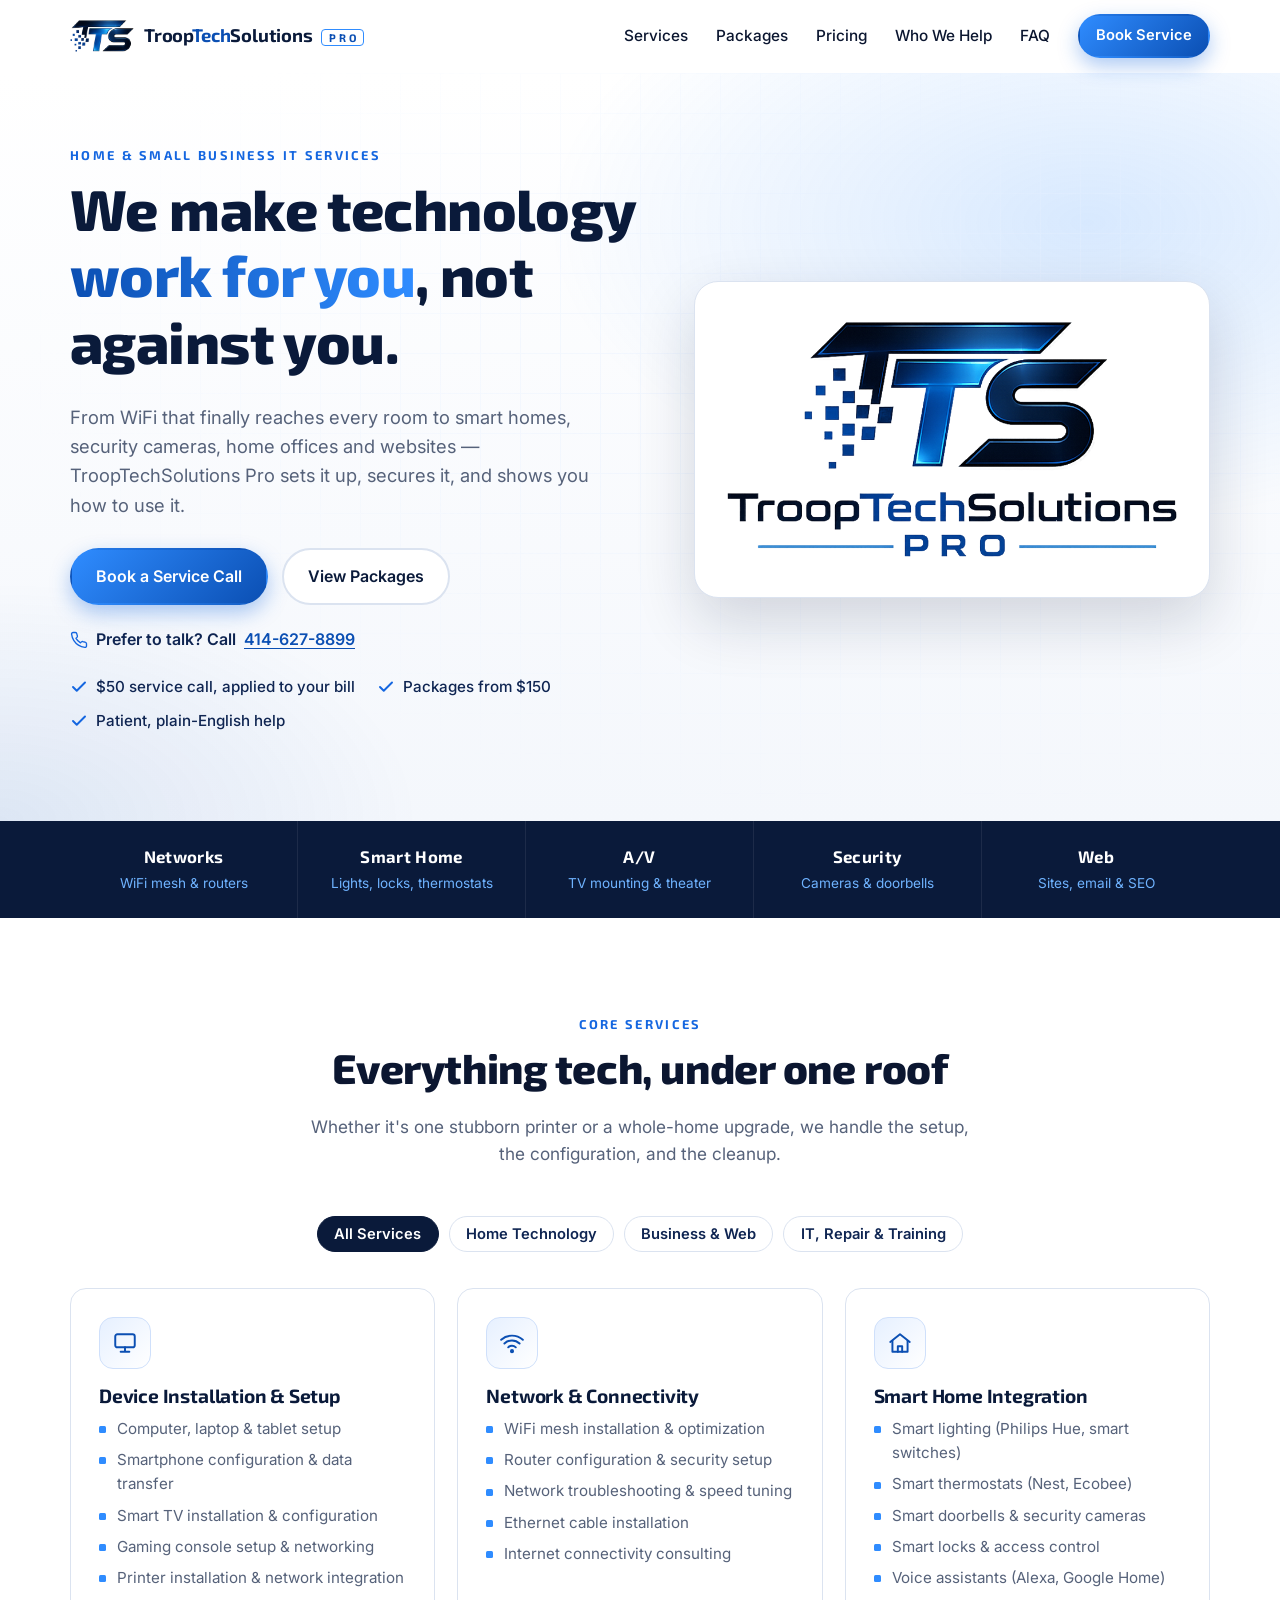
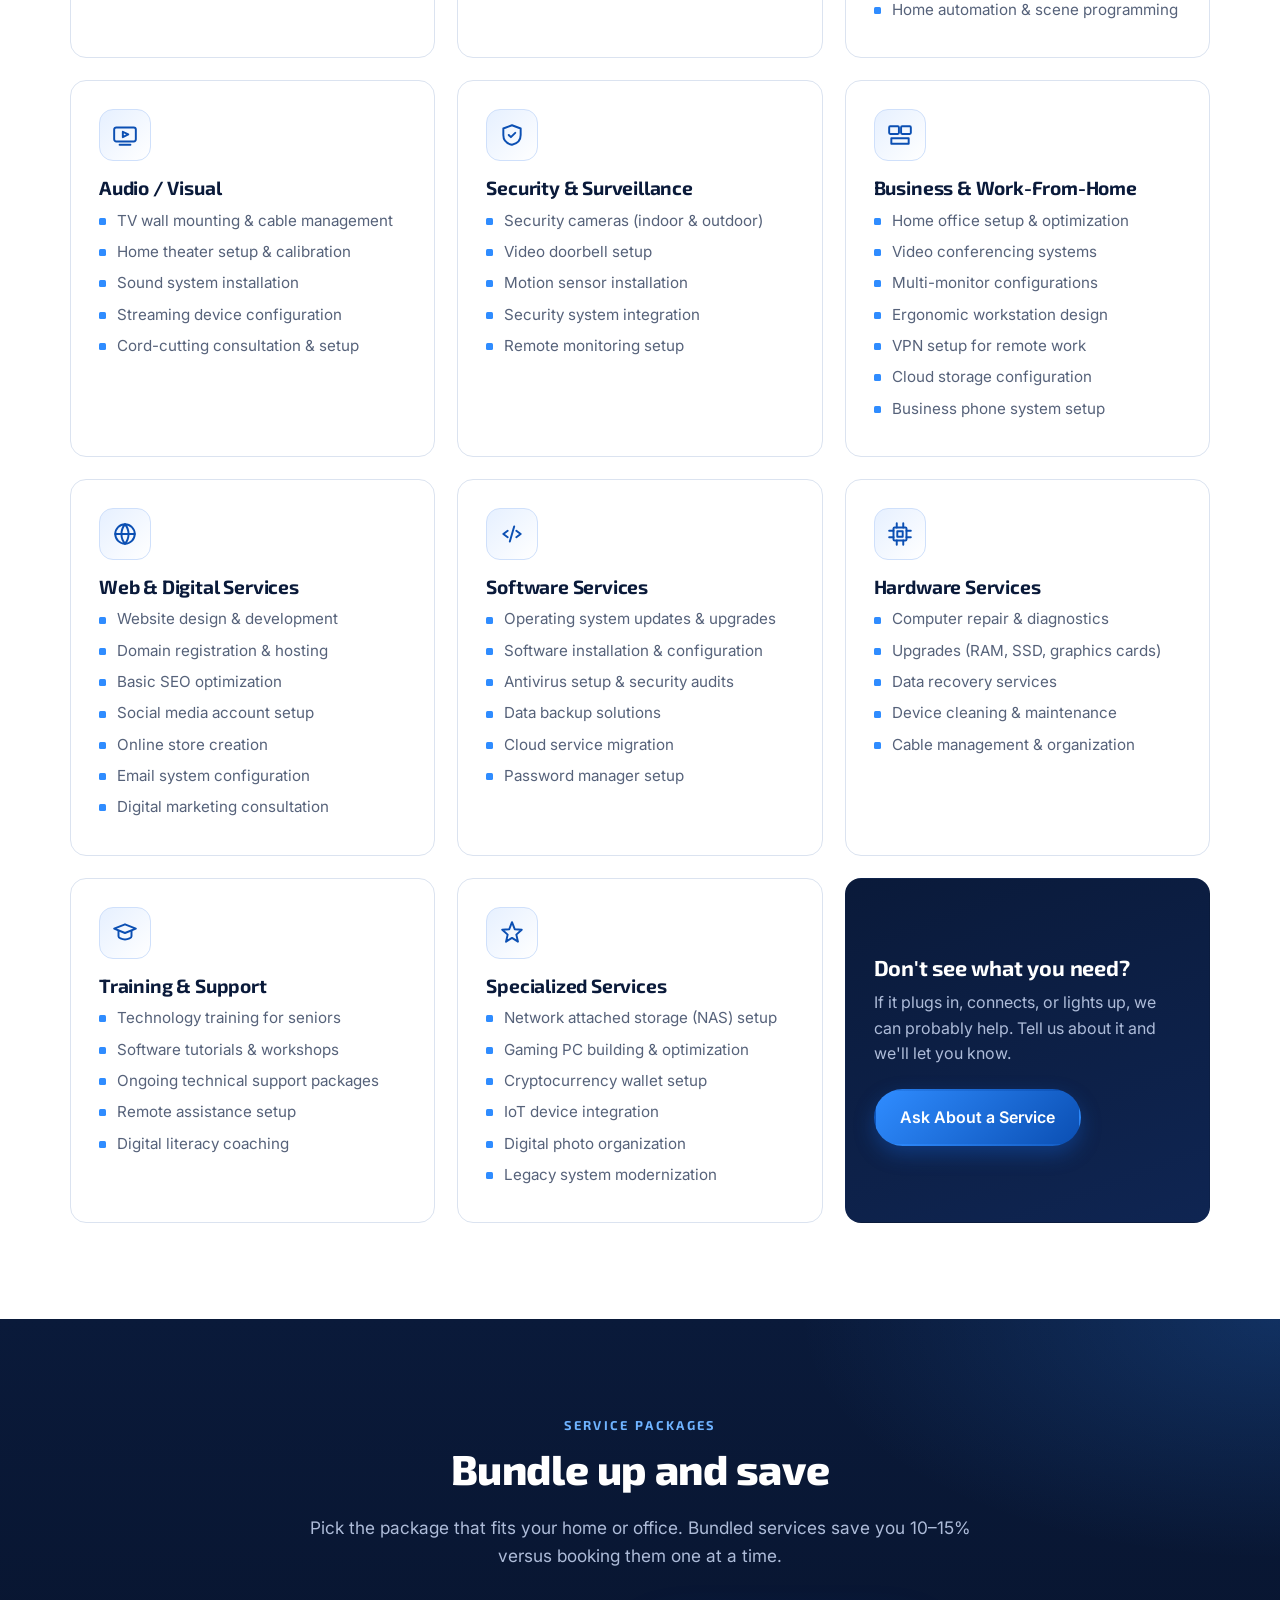
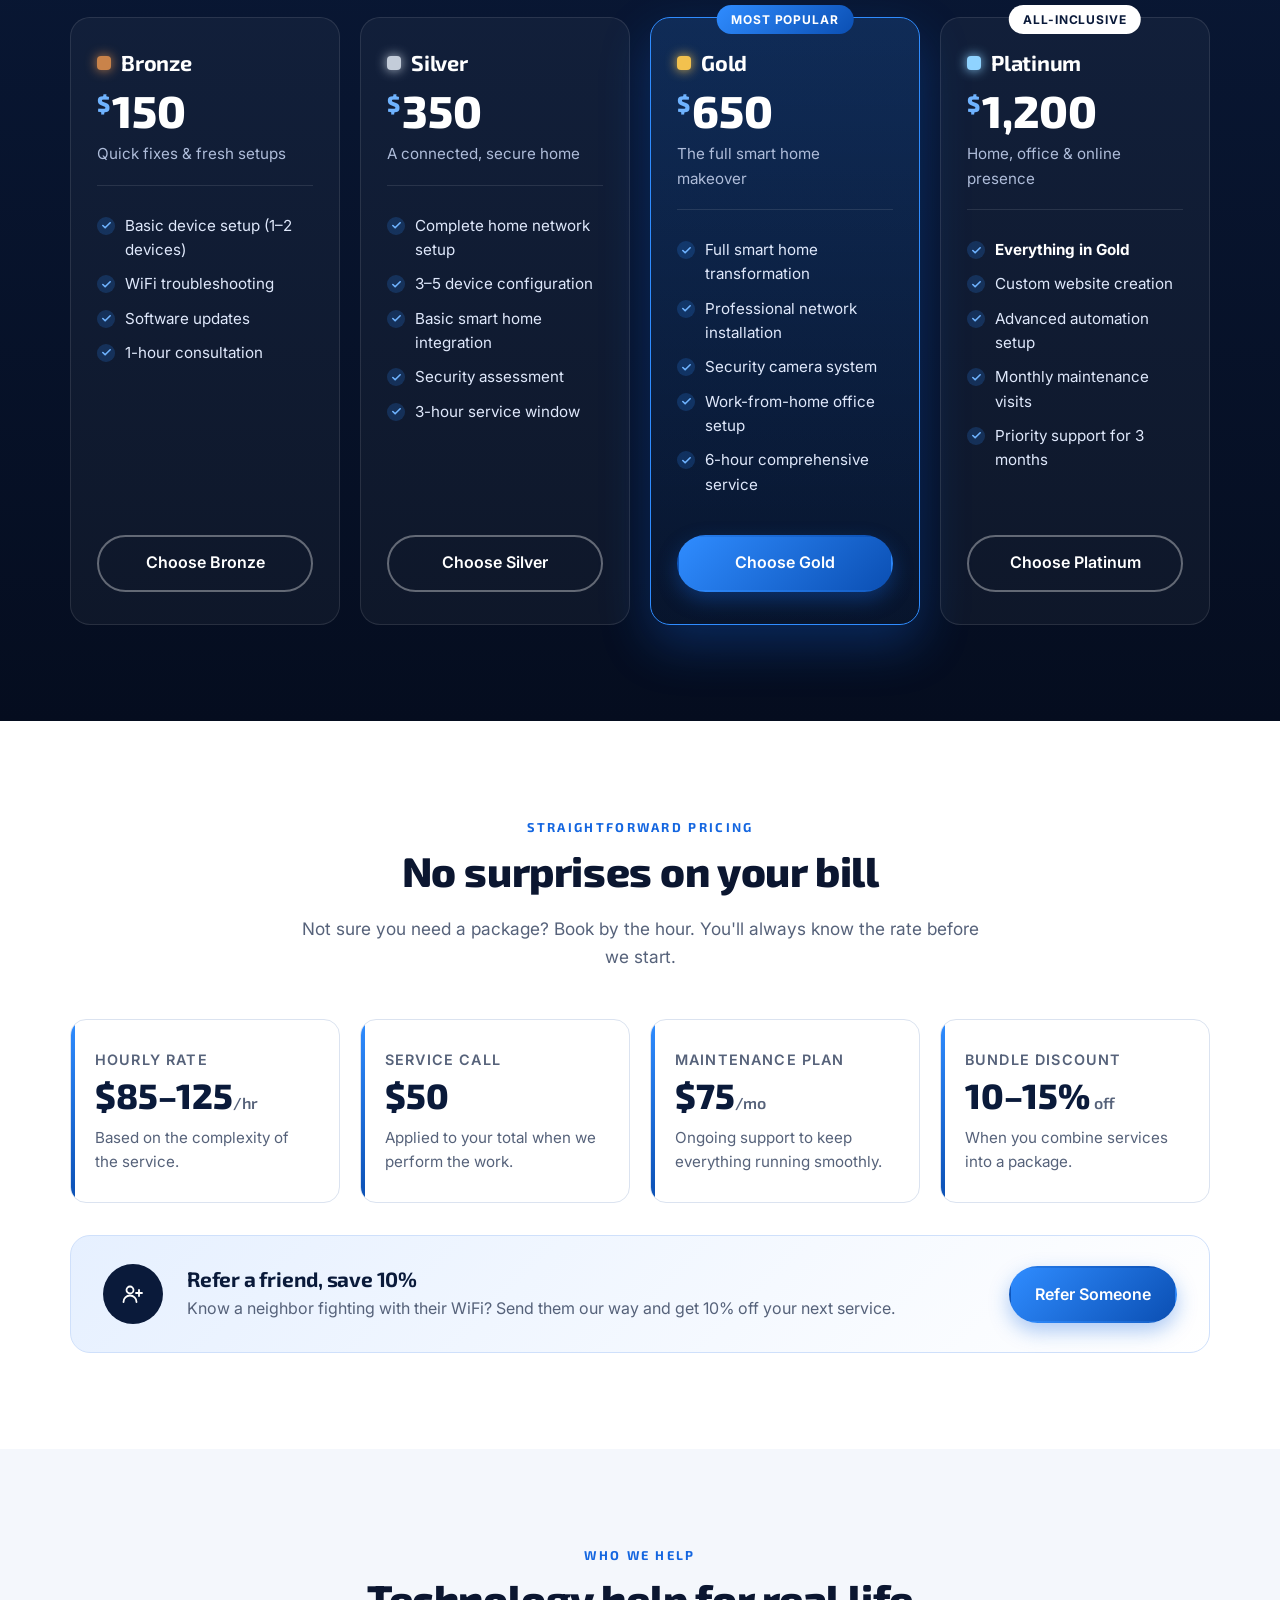
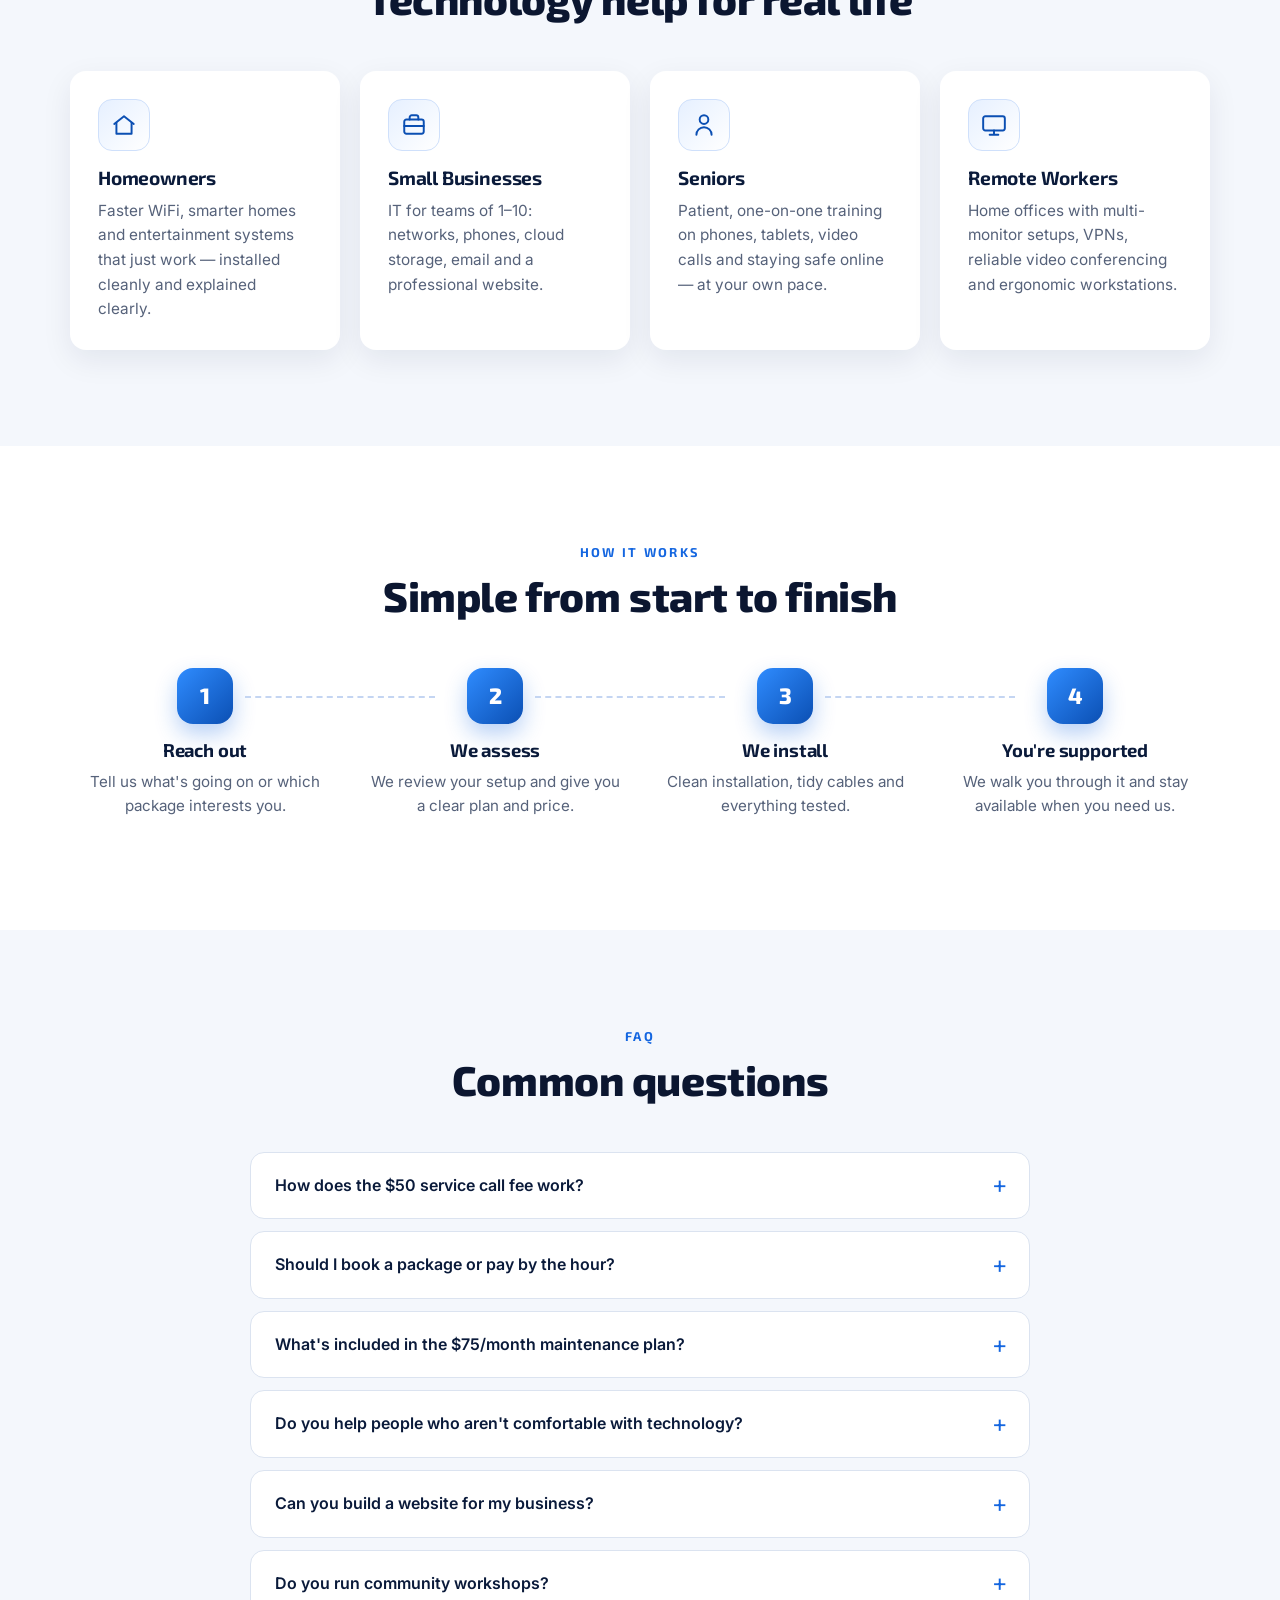
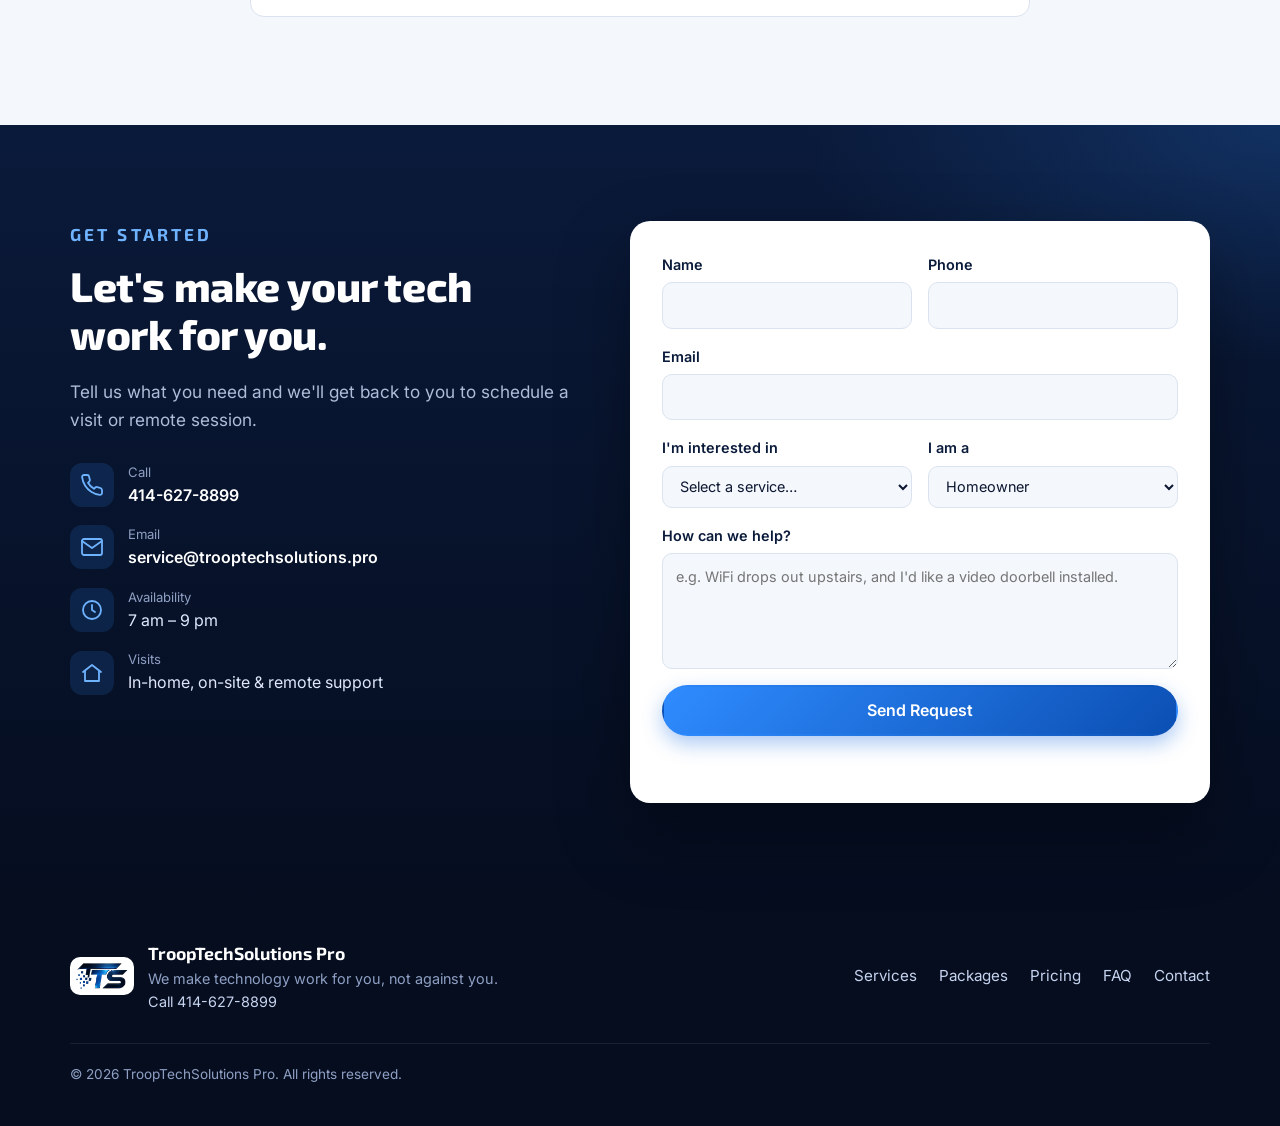
<file: index.html>
<!DOCTYPE html>
<html lang="en">
<head>
  <meta charset="UTF-8">
  <meta name="viewport" content="width=device-width, initial-scale=1.0">
  <title>TroopTechSolutions Pro | Home &amp; Small Business IT Services</title>
  <meta name="description" content="TroopTechSolutions Pro makes technology work for you, not against you. Device setup, WiFi and networking, smart home, TV mounting, security cameras, home office, websites, repair and friendly tech training.">
  <meta property="og:title" content="TroopTechSolutions Pro">
  <meta property="og:description" content="Complete IT services for homes and small businesses. We make technology work for you, not against you.">
  <meta property="og:image" content="https://trooptechsolutions.pro/assets/logo-full.png">
  <meta property="og:url" content="https://trooptechsolutions.pro/">
  <link rel="canonical" href="https://trooptechsolutions.pro/">
  <meta name="theme-color" content="#0a1a3a">
  <link rel="icon" type="image/png" href="assets/favicon.png">
  <link rel="preconnect" href="https://fonts.googleapis.com">
  <link rel="preconnect" href="https://fonts.gstatic.com" crossorigin>
  <link href="https://fonts.googleapis.com/css2?family=Exo+2:wght@600;700;800&family=Inter:wght@400;500;600;700&display=swap" rel="stylesheet">
  <link rel="stylesheet" href="styles.css">
  <script type="application/ld+json">
  {
    "@context": "https://schema.org",
    "@type": "LocalBusiness",
    "name": "TroopTechSolutions Pro",
    "description": "Home and small business IT services: device setup, WiFi and networking, smart home, TV mounting, security cameras, home office setup, websites, computer repair and technology training.",
    "url": "https://trooptechsolutions.pro/",
    "logo": "https://trooptechsolutions.pro/assets/logo-full.png",
    "image": "https://trooptechsolutions.pro/assets/logo-full.png",
    "telephone": "+1-414-627-8899",
    "email": "service@trooptechsolutions.pro",
    "priceRange": "$$",
    "openingHoursSpecification": [{
      "@type": "OpeningHoursSpecification",
      "dayOfWeek": ["Monday", "Tuesday", "Wednesday", "Thursday", "Friday", "Saturday", "Sunday"],
      "opens": "07:00",
      "closes": "21:00"
    }]
  }
  </script>
</head>
<body>

  <!-- ============ HEADER ============ -->
  <header class="site-header" id="top">
    <div class="container header-inner">
      <a href="#top" class="brand" aria-label="TroopTechSolutions Pro home">
        <img src="assets/logo-mark.png" alt="" class="brand-mark" width="80" height="40">
        <span class="brand-text">Troop<span class="accent">Tech</span>Solutions <span class="brand-pro">PRO</span></span>
      </a>
      <button class="nav-toggle" aria-label="Open menu" aria-expanded="false" aria-controls="site-nav">
        <span></span><span></span><span></span>
      </button>
      <nav class="site-nav" id="site-nav">
        <a href="#services">Services</a>
        <a href="#packages">Packages</a>
        <a href="#pricing">Pricing</a>
        <a href="#who">Who We Help</a>
        <a href="#faq">FAQ</a>
        <a href="#contact" class="btn btn-primary btn-sm">Book Service</a>
      </nav>
    </div>
  </header>

  <main>
    <!-- ============ HERO ============ -->
    <section class="hero">
      <div class="pixels" aria-hidden="true"></div>
      <div class="container hero-inner">
        <div class="hero-copy">
          <p class="eyebrow">Home &amp; Small Business IT Services</p>
          <h1>We make technology <span class="gradient-text">work for you</span>, not against you.</h1>
          <p class="lead">From WiFi that finally reaches every room to smart homes, security cameras, home offices and websites &mdash; TroopTechSolutions Pro sets it up, secures it, and shows you how to use it.</p>
          <div class="hero-actions">
            <a href="#contact" class="btn btn-primary">Book a Service Call</a>
            <a href="#packages" class="btn btn-ghost">View Packages</a>
          </div>
          <a class="hero-call" data-phone hidden><svg viewBox="0 0 24 24"><path d="M22 16.9v3a2 2 0 0 1-2.2 2 19.8 19.8 0 0 1-8.6-3.1 19.5 19.5 0 0 1-6-6A19.8 19.8 0 0 1 2.1 4.2 2 2 0 0 1 4.1 2h3a2 2 0 0 1 2 1.7c.1.9.4 1.8.7 2.7a2 2 0 0 1-.5 2.1L8 9.8a16 16 0 0 0 6 6l1.3-1.3a2 2 0 0 1 2.1-.4c.9.3 1.8.6 2.7.7a2 2 0 0 1 1.7 2z"/></svg>Prefer to talk? Call <span></span></a>
          <ul class="hero-points">
            <li><svg viewBox="0 0 24 24"><path d="M20 6 9 17l-5-5"/></svg>$50 service call, applied to your bill</li>
            <li><svg viewBox="0 0 24 24"><path d="M20 6 9 17l-5-5"/></svg>Packages from $150</li>
            <li><svg viewBox="0 0 24 24"><path d="M20 6 9 17l-5-5"/></svg>Patient, plain-English help</li>
          </ul>
        </div>
        <div class="hero-visual">
          <div class="logo-card">
            <img src="assets/logo-full.png" alt="TroopTechSolutions Pro logo" width="800" height="424">
          </div>
        </div>
      </div>
    </section>

    <!-- ============ QUICK STRIP ============ -->
    <section class="strip" aria-label="Service highlights">
      <div class="container strip-inner">
        <div><strong>Networks</strong><span>WiFi mesh &amp; routers</span></div>
        <div><strong>Smart Home</strong><span>Lights, locks, thermostats</span></div>
        <div><strong>A/V</strong><span>TV mounting &amp; theater</span></div>
        <div><strong>Security</strong><span>Cameras &amp; doorbells</span></div>
        <div><strong>Web</strong><span>Sites, email &amp; SEO</span></div>
      </div>
    </section>

    <!-- ============ SERVICES ============ -->
    <section class="section" id="services">
      <div class="container">
        <div class="section-head">
          <p class="eyebrow">Core Services</p>
          <h2>Everything tech, under one roof</h2>
          <p>Whether it's one stubborn printer or a whole-home upgrade, we handle the setup, the configuration, and the cleanup.</p>
        </div>

        <div class="filters" role="tablist" aria-label="Filter services">
          <button class="chip active" data-filter="all" role="tab" aria-selected="true">All Services</button>
          <button class="chip" data-filter="home" role="tab" aria-selected="false">Home Technology</button>
          <button class="chip" data-filter="business" role="tab" aria-selected="false">Business &amp; Web</button>
          <button class="chip" data-filter="it" role="tab" aria-selected="false">IT, Repair &amp; Training</button>
        </div>

        <div class="services-grid">
          <article class="service-card" data-cat="home">
            <div class="icon"><svg viewBox="0 0 24 24"><rect x="3" y="4" width="18" height="12" rx="2"/><path d="M8 20h8M12 16v4"/></svg></div>
            <h3>Device Installation &amp; Setup</h3>
            <ul>
              <li>Computer, laptop &amp; tablet setup</li>
              <li>Smartphone configuration &amp; data transfer</li>
              <li>Smart TV installation &amp; configuration</li>
              <li>Gaming console setup &amp; networking</li>
              <li>Printer installation &amp; network integration</li>
            </ul>
          </article>

          <article class="service-card" data-cat="home">
            <div class="icon"><svg viewBox="0 0 24 24"><path d="M2 9a15 15 0 0 1 20 0M5 12.5a10 10 0 0 1 14 0M8.5 16a5 5 0 0 1 7 0"/><circle cx="12" cy="19.5" r="1"/></svg></div>
            <h3>Network &amp; Connectivity</h3>
            <ul>
              <li>WiFi mesh installation &amp; optimization</li>
              <li>Router configuration &amp; security setup</li>
              <li>Network troubleshooting &amp; speed tuning</li>
              <li>Ethernet cable installation</li>
              <li>Internet connectivity consulting</li>
            </ul>
          </article>

          <article class="service-card" data-cat="home">
            <div class="icon"><svg viewBox="0 0 24 24"><path d="M3 11 12 4l9 7"/><path d="M5 10v10h14V10"/><path d="M10 20v-5h4v5"/></svg></div>
            <h3>Smart Home Integration</h3>
            <ul>
              <li>Smart lighting (Philips Hue, smart switches)</li>
              <li>Smart thermostats (Nest, Ecobee)</li>
              <li>Smart doorbells &amp; security cameras</li>
              <li>Smart locks &amp; access control</li>
              <li>Voice assistants (Alexa, Google Home)</li>
              <li>Home automation &amp; scene programming</li>
            </ul>
          </article>

          <article class="service-card" data-cat="home">
            <div class="icon"><svg viewBox="0 0 24 24"><rect x="2" y="5" width="20" height="13" rx="2"/><path d="M7 21h10"/><path d="m10 9 5 2.5-5 2.5z"/></svg></div>
            <h3>Audio / Visual</h3>
            <ul>
              <li>TV wall mounting &amp; cable management</li>
              <li>Home theater setup &amp; calibration</li>
              <li>Sound system installation</li>
              <li>Streaming device configuration</li>
              <li>Cord-cutting consultation &amp; setup</li>
            </ul>
          </article>

          <article class="service-card" data-cat="home">
            <div class="icon"><svg viewBox="0 0 24 24"><path d="M12 3 4 6v6c0 5 3.5 8 8 9 4.5-1 8-4 8-9V6z"/><path d="m9 12 2 2 4-4"/></svg></div>
            <h3>Security &amp; Surveillance</h3>
            <ul>
              <li>Security cameras (indoor &amp; outdoor)</li>
              <li>Video doorbell setup</li>
              <li>Motion sensor installation</li>
              <li>Security system integration</li>
              <li>Remote monitoring setup</li>
            </ul>
          </article>

          <article class="service-card" data-cat="business">
            <div class="icon"><svg viewBox="0 0 24 24"><rect x="2" y="4" width="9" height="7" rx="1"/><rect x="13" y="4" width="9" height="7" rx="1"/><path d="M4 15h16v5H4z"/></svg></div>
            <h3>Business &amp; Work-From-Home</h3>
            <ul>
              <li>Home office setup &amp; optimization</li>
              <li>Video conferencing systems</li>
              <li>Multi-monitor configurations</li>
              <li>Ergonomic workstation design</li>
              <li>VPN setup for remote work</li>
              <li>Cloud storage configuration</li>
              <li>Business phone system setup</li>
            </ul>
          </article>

          <article class="service-card" data-cat="business">
            <div class="icon"><svg viewBox="0 0 24 24"><circle cx="12" cy="12" r="9"/><path d="M3 12h18M12 3a14 14 0 0 1 0 18M12 3a14 14 0 0 0 0 18"/></svg></div>
            <h3>Web &amp; Digital Services</h3>
            <ul>
              <li>Website design &amp; development</li>
              <li>Domain registration &amp; hosting</li>
              <li>Basic SEO optimization</li>
              <li>Social media account setup</li>
              <li>Online store creation</li>
              <li>Email system configuration</li>
              <li>Digital marketing consultation</li>
            </ul>
          </article>

          <article class="service-card" data-cat="it">
            <div class="icon"><svg viewBox="0 0 24 24"><path d="m8 9-4 3 4 3M16 9l4 3-4 3M14 5l-4 14"/></svg></div>
            <h3>Software Services</h3>
            <ul>
              <li>Operating system updates &amp; upgrades</li>
              <li>Software installation &amp; configuration</li>
              <li>Antivirus setup &amp; security audits</li>
              <li>Data backup solutions</li>
              <li>Cloud service migration</li>
              <li>Password manager setup</li>
            </ul>
          </article>

          <article class="service-card" data-cat="it">
            <div class="icon"><svg viewBox="0 0 24 24"><rect x="6" y="6" width="12" height="12" rx="1"/><rect x="9.5" y="9.5" width="5" height="5"/><path d="M9 2v4M15 2v4M9 18v4M15 18v4M2 9h4M2 15h4M18 9h4M18 15h4"/></svg></div>
            <h3>Hardware Services</h3>
            <ul>
              <li>Computer repair &amp; diagnostics</li>
              <li>Upgrades (RAM, SSD, graphics cards)</li>
              <li>Data recovery services</li>
              <li>Device cleaning &amp; maintenance</li>
              <li>Cable management &amp; organization</li>
            </ul>
          </article>

          <article class="service-card" data-cat="it">
            <div class="icon"><svg viewBox="0 0 24 24"><path d="M2 8 12 4l10 4-10 4z"/><path d="M6 10v5c0 1.5 3 3 6 3s6-1.5 6-3v-5"/></svg></div>
            <h3>Training &amp; Support</h3>
            <ul>
              <li>Technology training for seniors</li>
              <li>Software tutorials &amp; workshops</li>
              <li>Ongoing technical support packages</li>
              <li>Remote assistance setup</li>
              <li>Digital literacy coaching</li>
            </ul>
          </article>

          <article class="service-card" data-cat="it">
            <div class="icon"><svg viewBox="0 0 24 24"><path d="M12 2 14.5 8.5 21 9l-5 4.5L17.5 20 12 16.5 6.5 20 8 13.5 3 9l6.5-.5z"/></svg></div>
            <h3>Specialized Services</h3>
            <ul>
              <li>Network attached storage (NAS) setup</li>
              <li>Gaming PC building &amp; optimization</li>
              <li>Cryptocurrency wallet setup</li>
              <li>IoT device integration</li>
              <li>Digital photo organization</li>
              <li>Legacy system modernization</li>
            </ul>
          </article>
          <article class="service-card cta-card" data-cat="always">
            <h3>Don't see what you need?</h3>
            <p>If it plugs in, connects, or lights up, we can probably help. Tell us about it and we'll let you know.</p>
            <a href="#contact" class="btn btn-primary">Ask About a Service</a>
          </article>
        </div>
      </div>
    </section>

    <!-- ============ PACKAGES ============ -->
    <section class="section section-dark" id="packages">
      <div class="container">
        <div class="section-head">
          <p class="eyebrow">Service Packages</p>
          <h2>Bundle up and save</h2>
          <p>Pick the package that fits your home or office. Bundled services save you 10&ndash;15% versus booking them one at a time.</p>
        </div>

        <div class="packages-grid">
          <article class="package tier-bronze">
            <h3>Bronze</h3>
            <p class="price"><span class="currency">$</span>150</p>
            <p class="tagline">Quick fixes &amp; fresh setups</p>
            <ul>
              <li>Basic device setup (1&ndash;2 devices)</li>
              <li>WiFi troubleshooting</li>
              <li>Software updates</li>
              <li>1-hour consultation</li>
            </ul>
            <a href="#contact" class="btn btn-outline" data-package="Bronze">Choose Bronze</a>
          </article>

          <article class="package tier-silver">
            <h3>Silver</h3>
            <p class="price"><span class="currency">$</span>350</p>
            <p class="tagline">A connected, secure home</p>
            <ul>
              <li>Complete home network setup</li>
              <li>3&ndash;5 device configuration</li>
              <li>Basic smart home integration</li>
              <li>Security assessment</li>
              <li>3-hour service window</li>
            </ul>
            <a href="#contact" class="btn btn-outline" data-package="Silver">Choose Silver</a>
          </article>

          <article class="package tier-gold featured">
            <span class="badge">Most Popular</span>
            <h3>Gold</h3>
            <p class="price"><span class="currency">$</span>650</p>
            <p class="tagline">The full smart home makeover</p>
            <ul>
              <li>Full smart home transformation</li>
              <li>Professional network installation</li>
              <li>Security camera system</li>
              <li>Work-from-home office setup</li>
              <li>6-hour comprehensive service</li>
            </ul>
            <a href="#contact" class="btn btn-primary" data-package="Gold">Choose Gold</a>
          </article>

          <article class="package tier-platinum">
            <span class="badge badge-alt">All-Inclusive</span>
            <h3>Platinum</h3>
            <p class="price"><span class="currency">$</span>1,200</p>
            <p class="tagline">Home, office &amp; online presence</p>
            <ul>
              <li><strong>Everything in Gold</strong></li>
              <li>Custom website creation</li>
              <li>Advanced automation setup</li>
              <li>Monthly maintenance visits</li>
              <li>Priority support for 3 months</li>
            </ul>
            <a href="#contact" class="btn btn-outline" data-package="Platinum">Choose Platinum</a>
          </article>
        </div>
      </div>
    </section>

    <!-- ============ PRICING ============ -->
    <section class="section" id="pricing">
      <div class="container">
        <div class="section-head">
          <p class="eyebrow">Straightforward Pricing</p>
          <h2>No surprises on your bill</h2>
          <p>Not sure you need a package? Book by the hour. You'll always know the rate before we start.</p>
        </div>

        <div class="pricing-grid">
          <div class="price-tile">
            <p class="label">Hourly Rate</p>
            <p class="value">$85&ndash;125<small>/hr</small></p>
            <p>Based on the complexity of the service.</p>
          </div>
          <div class="price-tile">
            <p class="label">Service Call</p>
            <p class="value">$50</p>
            <p>Applied to your total when we perform the work.</p>
          </div>
          <div class="price-tile">
            <p class="label">Maintenance Plan</p>
            <p class="value">$75<small>/mo</small></p>
            <p>Ongoing support to keep everything running smoothly.</p>
          </div>
          <div class="price-tile">
            <p class="label">Bundle Discount</p>
            <p class="value">10&ndash;15%<small> off</small></p>
            <p>When you combine services into a package.</p>
          </div>
        </div>

        <div class="referral">
          <div class="referral-icon"><svg viewBox="0 0 24 24"><circle cx="9" cy="8" r="3.5"/><path d="M2.5 20a6.5 6.5 0 0 1 13 0"/><path d="M18 8v6M15 11h6"/></svg></div>
          <div>
            <h3>Refer a friend, save 10%</h3>
            <p>Know a neighbor fighting with their WiFi? Send them our way and get 10% off your next service.</p>
          </div>
          <a href="#contact" class="btn btn-primary">Refer Someone</a>
        </div>
      </div>
    </section>

    <!-- ============ WHO WE HELP ============ -->
    <section class="section section-tint" id="who">
      <div class="container">
        <div class="section-head">
          <p class="eyebrow">Who We Help</p>
          <h2>Technology help for real life</h2>
        </div>
        <div class="who-grid">
          <div class="who-card">
            <div class="icon"><svg viewBox="0 0 24 24"><path d="M3 11 12 4l9 7"/><path d="M5 10v10h14V10"/></svg></div>
            <h3>Homeowners</h3>
            <p>Faster WiFi, smarter homes and entertainment systems that just work &mdash; installed cleanly and explained clearly.</p>
          </div>
          <div class="who-card">
            <div class="icon"><svg viewBox="0 0 24 24"><rect x="3" y="7" width="18" height="13" rx="2"/><path d="M8 7V5a2 2 0 0 1 2-2h4a2 2 0 0 1 2 2v2M3 13h18"/></svg></div>
            <h3>Small Businesses</h3>
            <p>IT for teams of 1&ndash;10: networks, phones, cloud storage, email and a professional website.</p>
          </div>
          <div class="who-card">
            <div class="icon"><svg viewBox="0 0 24 24"><circle cx="12" cy="7" r="4"/><path d="M5 21a7 7 0 0 1 14 0"/></svg></div>
            <h3>Seniors</h3>
            <p>Patient, one-on-one training on phones, tablets, video calls and staying safe online &mdash; at your own pace.</p>
          </div>
          <div class="who-card">
            <div class="icon"><svg viewBox="0 0 24 24"><rect x="2" y="4" width="20" height="13" rx="2"/><path d="M8 21h8M12 17v4"/></svg></div>
            <h3>Remote Workers</h3>
            <p>Home offices with multi-monitor setups, VPNs, reliable video conferencing and ergonomic workstations.</p>
          </div>
        </div>
      </div>
    </section>

    <!-- ============ PROCESS ============ -->
    <section class="section" id="process">
      <div class="container">
        <div class="section-head">
          <p class="eyebrow">How It Works</p>
          <h2>Simple from start to finish</h2>
        </div>
        <ol class="steps">
          <li>
            <span class="step-num">1</span>
            <h3>Reach out</h3>
            <p>Tell us what's going on or which package interests you.</p>
          </li>
          <li>
            <span class="step-num">2</span>
            <h3>We assess</h3>
            <p>We review your setup and give you a clear plan and price.</p>
          </li>
          <li>
            <span class="step-num">3</span>
            <h3>We install</h3>
            <p>Clean installation, tidy cables and everything tested.</p>
          </li>
          <li>
            <span class="step-num">4</span>
            <h3>You're supported</h3>
            <p>We walk you through it and stay available when you need us.</p>
          </li>
        </ol>
      </div>
    </section>

    <!-- ============ FAQ ============ -->
    <section class="section section-tint" id="faq">
      <div class="container narrow">
        <div class="section-head">
          <p class="eyebrow">FAQ</p>
          <h2>Common questions</h2>
        </div>
        <div class="faq">
          <details>
            <summary>How does the $50 service call fee work?</summary>
            <p>The service call covers our visit and initial diagnosis. If we go ahead and do the work, the $50 is applied toward your total &mdash; so you're not paying it twice.</p>
          </details>
          <details>
            <summary>Should I book a package or pay by the hour?</summary>
            <p>For a single, quick task, hourly ($85&ndash;125/hr depending on complexity) is usually best. If you need several things done &mdash; like a network, smart devices and a security check &mdash; a package bundles them at a 10&ndash;15% discount.</p>
          </details>
          <details>
            <summary>What's included in the $75/month maintenance plan?</summary>
            <p>Ongoing technical support for your devices and network, so you have someone to call when something stops working and your systems stay up to date.</p>
          </details>
          <details>
            <summary>Do you help people who aren't comfortable with technology?</summary>
            <p>Absolutely. Technology training for seniors and digital literacy coaching are core services. We go at your pace, explain things in plain English, and can set up remote assistance so help is always a call away.</p>
          </details>
          <details>
            <summary>Can you build a website for my business?</summary>
            <p>Yes &mdash; website design, domain and hosting setup, business email, basic SEO, social media accounts and online stores. A custom website is also included in the Platinum package.</p>
          </details>
          <details>
            <summary>Do you run community workshops?</summary>
            <p>Yes, we offer technology workshops and software tutorials. Reach out if you'd like to host one for your group or community center.</p>
          </details>
        </div>
      </div>
    </section>

    <!-- ============ CONTACT ============ -->
    <section class="section section-dark" id="contact">
      <div class="container contact-inner">
        <div class="contact-copy">
          <p class="eyebrow">Get Started</p>
          <h2>Let's make your tech work for you.</h2>
          <p>Tell us what you need and we'll get back to you to schedule a visit or remote session.</p>
          <ul class="contact-list" id="contact-list">
            <!-- Filled in from the CONTACT settings in script.js -->
          </ul>
        </div>

        <form class="contact-form" id="contact-form" novalidate>
          <div class="field-row">
            <label>Name
              <input type="text" name="name" required autocomplete="name">
            </label>
            <label>Phone
              <input type="tel" name="phone" autocomplete="tel">
            </label>
          </div>
          <label>Email
            <input type="email" name="email" required autocomplete="email">
          </label>
          <div class="field-row">
            <label>I'm interested in
              <select name="service" id="service-select">
                <option value="">Select a service&hellip;</option>
                <optgroup label="Packages">
                  <option>Bronze Package ($150)</option>
                  <option>Silver Package ($350)</option>
                  <option>Gold Package ($650)</option>
                  <option>Platinum Package ($1,200)</option>
                  <option>Maintenance Plan ($75/mo)</option>
                </optgroup>
                <optgroup label="Services">
                  <option>Device Installation &amp; Setup</option>
                  <option>Network &amp; WiFi</option>
                  <option>Smart Home Integration</option>
                  <option>Audio / Visual &amp; TV Mounting</option>
                  <option>Security &amp; Surveillance</option>
                  <option>Home Office / Business IT</option>
                  <option>Website &amp; Digital Services</option>
                  <option>Computer Repair &amp; Upgrades</option>
                  <option>Software &amp; Data Backup</option>
                  <option>Training &amp; Support</option>
                  <option>Referral</option>
                  <option>Something else</option>
                </optgroup>
              </select>
            </label>
            <label>I am a
              <select name="customer">
                <option>Homeowner</option>
                <option>Small business</option>
                <option>Senior / family member</option>
                <option>Remote worker</option>
              </select>
            </label>
          </div>
          <label>How can we help?
            <textarea name="message" rows="4" required placeholder="e.g. WiFi drops out upstairs, and I'd like a video doorbell installed."></textarea>
          </label>
          <button type="submit" class="btn btn-primary btn-block">Send Request</button>
          <p class="form-status" id="form-status" role="status" aria-live="polite"></p>
        </form>
      </div>
    </section>
  </main>

  <!-- ============ FOOTER ============ -->
  <footer class="site-footer">
    <div class="container footer-inner">
      <div class="footer-brand">
        <img src="assets/logo-mark.png" alt="" width="80" height="40">
        <div>
          <p class="footer-name">TroopTechSolutions Pro</p>
          <p class="footer-tag">We make technology work for you, not against you.</p>
          <p class="footer-tag"><a data-phone hidden>Call <span></span></a></p>
        </div>
      </div>
      <nav class="footer-nav" aria-label="Footer">
        <a href="#services">Services</a>
        <a href="#packages">Packages</a>
        <a href="#pricing">Pricing</a>
        <a href="#faq">FAQ</a>
        <a href="#contact">Contact</a>
      </nav>
      <p class="copyright">&copy; <span id="year">2026</span> TroopTechSolutions Pro. All rights reserved.</p>
    </div>
  </footer>

  <script src="script.js"></script>
</body>
</html>
</file>
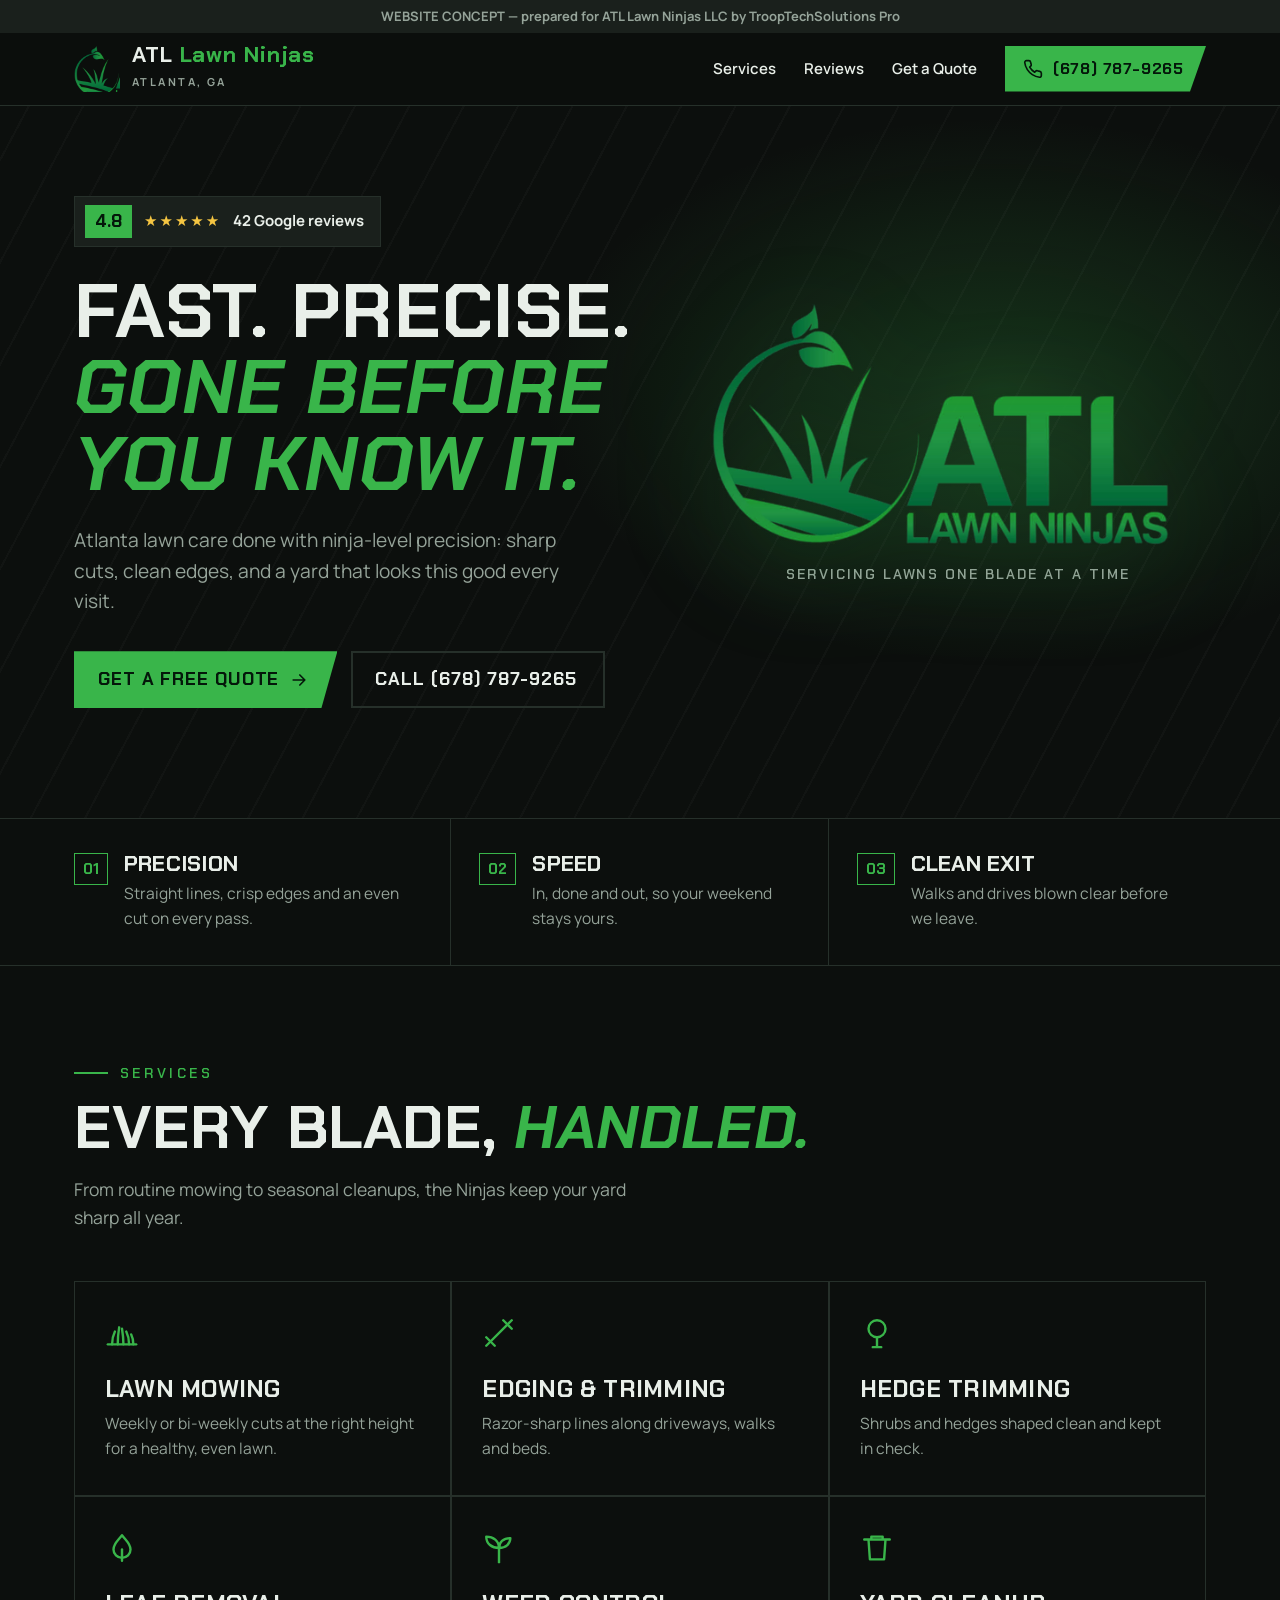
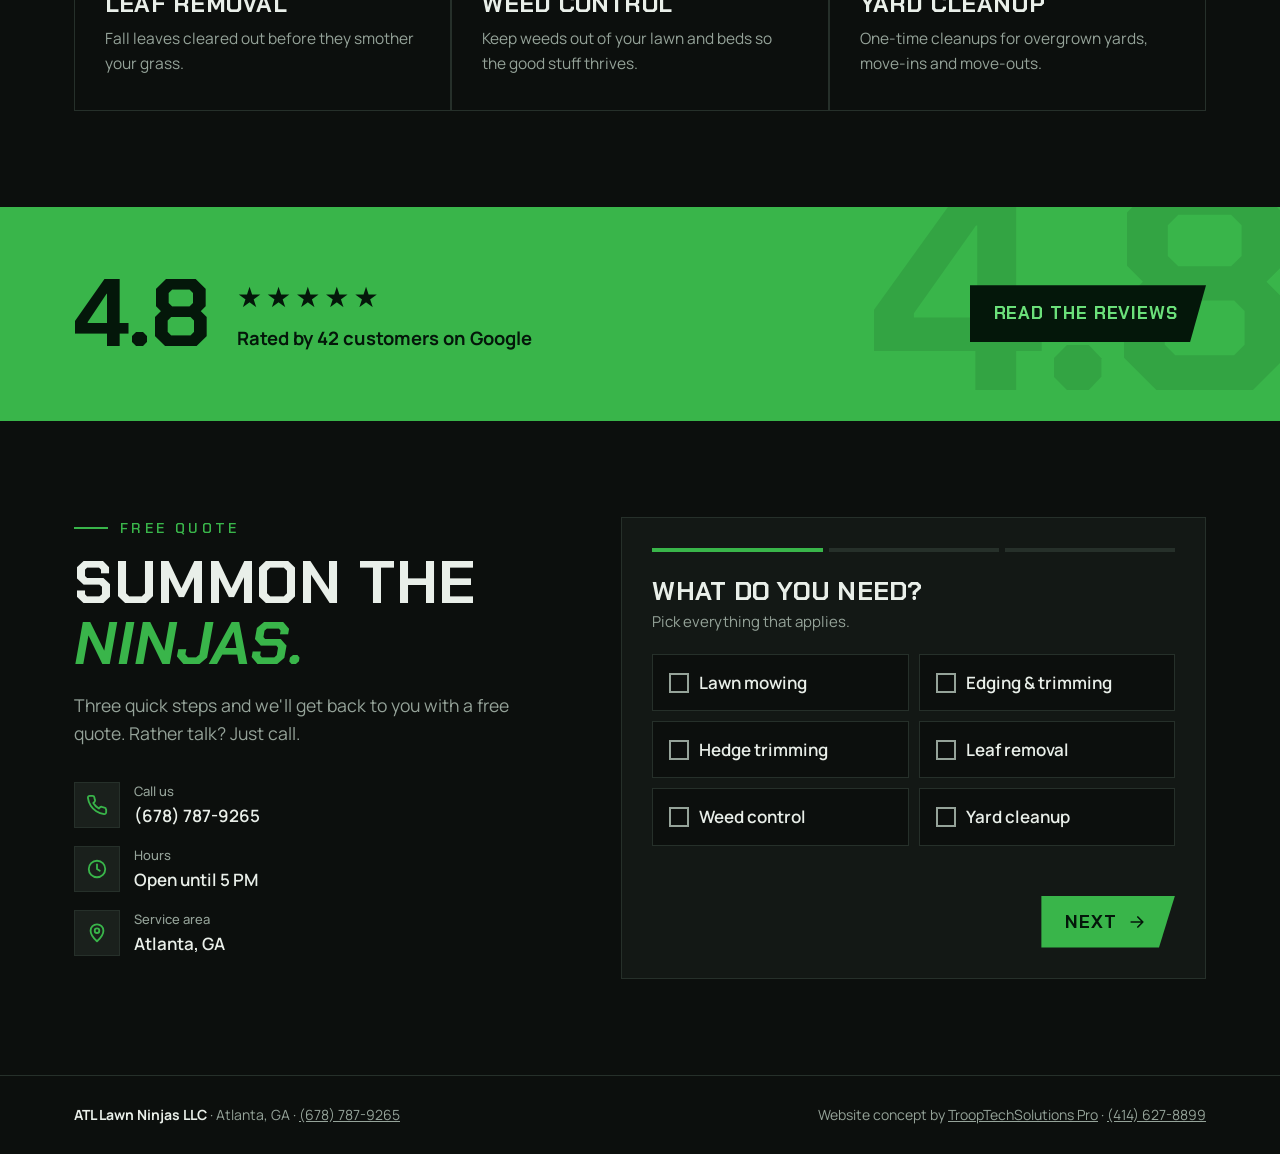
<file: demos/atl-lawn-ninjas/index.html>
<!DOCTYPE html>
<html lang="en">
<head>
<meta charset="UTF-8">
<meta name="viewport" content="width=device-width, initial-scale=1.0">
<title>ATL Lawn Ninjas LLC | Lawn Care in Atlanta, GA</title>
<meta name="description" content="ATL Lawn Ninjas LLC: 4.8-star lawn care in Atlanta, GA. Servicing lawns one blade at a time. Call (678) 787-9265 for a free quote.">
<meta name="theme-color" content="#0c0f0d">
<meta name="robots" content="noindex, nofollow">
<style>
@font-face { font-family: "Chakra Petch"; font-weight: 500; src: url([data-uri]) format("woff2"); }
@font-face { font-family: "Chakra Petch"; font-weight: 600; src: url([data-uri]) format("woff2"); }
@font-face { font-family: "Chakra Petch"; font-weight: 700; src: url([data-uri]) format("woff2"); }
@font-face { font-family: "Chakra Petch"; font-weight: 700; font-style: italic; src: url([data-uri]) format("woff2"); }
@font-face { font-family: Manrope; font-weight: 400; src: url([data-uri]) format("woff2"); }
@font-face { font-family: Manrope; font-weight: 500; src: url([data-uri]) format("woff2"); }
@font-face { font-family: Manrope; font-weight: 600; src: url([data-uri]) format("woff2"); }
@font-face { font-family: Manrope; font-weight: 700; src: url([data-uri]) format("woff2"); }
@font-face { font-family: Manrope; font-weight: 800; src: url([data-uri]) format("woff2"); }
:root {
  --bg: #0c0f0d; --bg-2: #131815; --bg-3: #1a201c; --line: #26302a;
  --g: #39b54a; --g-2: #1e8f3a; --g-hi: #6be07a; --txt: #e9efe9; --muted: #95a399;
  --head: "Chakra Petch", "Arial Narrow", sans-serif; --body: Manrope, system-ui, sans-serif;
}
* { box-sizing: border-box; }
html { scroll-behavior: smooth; scroll-padding-top: 74px; overflow-x: clip; }
body { margin: 0; background: var(--bg); color: var(--txt); font-family: var(--body); line-height: 1.6; font-size: 17px; -webkit-font-smoothing: antialiased; }
a { color: inherit; text-decoration: none; }
img { display: block; max-width: 100%; }
h1, h2, h3 { font-family: var(--head); font-weight: 700; line-height: 1; margin: 0; text-transform: uppercase; letter-spacing: .01em; }
p { margin: 0 0 1em; }
svg { width: 22px; height: 22px; fill: none; stroke: currentColor; stroke-width: 2; stroke-linecap: round; stroke-linejoin: round; }
.wrap { max-width: 1180px; margin: 0 auto; padding: 0 24px; }
.slash { clip-path: polygon(0 0, 100% 0, calc(100% - 16px) 100%, 0 100%); }

.concept { background: #1a201c; color: var(--muted); font-size: 13px; font-weight: 700; text-align: center; padding: 6px 12px; }

/* Header */
header { position: sticky; top: 0; z-index: 30; background: rgba(12,15,13,.9); backdrop-filter: blur(10px); border-bottom: 1px solid var(--line); }
.bar { display: flex; align-items: center; justify-content: space-between; height: 72px; gap: 16px; }
.brand { display: flex; align-items: center; gap: 12px; }
.brand img { width: 46px; height: 46px; object-fit: contain; }
.brand b { font-family: var(--head); font-size: 22px; letter-spacing: .04em; line-height: 1; display: block; }
.brand b span { color: var(--g); }
.brand small { font-size: 11px; letter-spacing: .22em; color: var(--muted); text-transform: uppercase; font-weight: 700; }
.nav { display: flex; align-items: center; gap: 28px; font-weight: 600; font-size: 15px; }
.nav a:not(.btn):hover { color: var(--g-hi); }
.btn { display: inline-flex; align-items: center; justify-content: center; gap: 10px; font-family: var(--head); font-weight: 700; font-size: 18px; text-transform: uppercase; letter-spacing: .05em; padding: 14px 28px 14px 24px; border: 0; cursor: pointer; transition: transform .15s, filter .2s; }
.btn:hover { transform: translateX(3px); filter: brightness(1.08); }
.btn svg { width: 20px; height: 20px; }
.btn-g { background: var(--g); color: #04170a; }
.btn-ghost { background: transparent; color: var(--txt); outline: 2px solid var(--line); outline-offset: -2px; }
.btn-sm { padding: 10px 22px 10px 18px; font-size: 16px; }

/* Hero */
.hero { position: relative; overflow: hidden; padding: 90px 0 110px; border-bottom: 1px solid var(--line); }
.hero::before { content: ""; position: absolute; inset: 0;
  background:
    radial-gradient(700px 420px at 78% 40%, rgba(57,181,74,.22), transparent 65%),
    repeating-linear-gradient(-62deg, transparent 0 46px, rgba(255,255,255,.025) 46px 48px); }
.cut { position: absolute; height: 3px; background: linear-gradient(90deg, transparent, var(--g-hi), transparent); transform: rotate(-24deg); opacity: .0; animation: slash 4.5s ease-in-out infinite; }
.cut.c1 { width: 520px; right: 4%; top: 30%; }
.cut.c2 { width: 380px; right: 18%; top: 62%; animation-delay: 1.4s; }
@keyframes slash { 0% { opacity: 0; clip-path: inset(0 100% 0 0); } 12% { opacity: 1; clip-path: inset(0 0 0 0); } 40% { opacity: 0; } 100% { opacity: 0; } }
.hero-grid { position: relative; display: grid; grid-template-columns: 1.2fr 1fr; gap: 40px; align-items: center; }
.badge { display: inline-flex; align-items: center; gap: 12px; padding: 8px 16px 8px 10px; background: var(--bg-3); border: 1px solid var(--line); font-weight: 700; font-size: 15px; }
.badge .score { background: var(--g); color: #04170a; font-family: var(--head); padding: 2px 10px; font-size: 18px; }
.badge .st { color: #f5c542; letter-spacing: 2px; }
.hero h1 { font-size: clamp(2.8rem, 6vw, 5rem); margin: 26px 0 22px; }
.hero h1 em { font-style: italic; color: var(--g); display: block; }
.hero .lead { color: var(--muted); font-size: 1.2rem; max-width: 520px; margin-bottom: 34px; }
.ctas { display: flex; flex-wrap: wrap; gap: 14px; }
.logo-panel { position: relative; justify-self: center; text-align: center; }
.logo-panel img { width: min(460px, 100%); filter: drop-shadow(0 20px 50px rgba(57,181,74,.25)); }
.logo-panel p { font-family: var(--head); font-weight: 600; letter-spacing: .14em; text-transform: uppercase; color: var(--muted); font-size: 14px; margin-top: 18px; }

/* Ticker of promises */
.promise { border-bottom: 1px solid var(--line); }
.promise .wrap { display: grid; grid-template-columns: repeat(3, 1fr); }
.promise .wrap > div { padding: 34px 28px; border-right: 1px solid var(--line); display: flex; gap: 16px; align-items: flex-start; }
.promise .wrap > div:first-child { padding-left: 0; }
.promise .wrap > div:last-child { border-right: 0; }
.promise .n { font-family: var(--head); font-weight: 700; font-size: 15px; color: var(--g); border: 1px solid var(--g); padding: 3px 8px; }
.promise h3 { font-size: 22px; margin-bottom: 6px; }
.promise p { color: var(--muted); margin: 0; font-size: 15.5px; }

section { padding: 96px 0; }
.label { font-family: var(--head); font-weight: 600; font-size: 14px; letter-spacing: .24em; text-transform: uppercase; color: var(--g); display: flex; align-items: center; gap: 12px; margin-bottom: 14px; }
.label::before { content: ""; width: 34px; height: 2px; background: var(--g); }
.h2 { font-size: clamp(2.3rem, 4.8vw, 3.8rem); }
.h2 em { font-style: italic; color: var(--g); }
.intro { color: var(--muted); font-size: 1.1rem; max-width: 560px; margin-top: 16px; }

/* Services */
.svc-grid { display: grid; grid-template-columns: repeat(3, 1fr); gap: 2px; margin-top: 50px; background: var(--line); border: 1px solid var(--line); }
.svc { background: var(--bg); padding: 34px 30px; position: relative; overflow: hidden; transition: background .25s; }
.svc:hover { background: var(--bg-3); }
.svc::after { content: ""; position: absolute; left: 0; bottom: 0; height: 3px; width: 0; background: var(--g); transition: width .35s; }
.svc:hover::after { width: 100%; }
.svc .ic { color: var(--g); margin-bottom: 20px; }
.svc .ic svg { width: 34px; height: 34px; stroke-width: 1.7; }
.svc h3 { font-size: 24px; margin-bottom: 10px; }
.svc p { color: var(--muted); margin: 0; font-size: 15.5px; }

/* Rating band */
.rating { background: var(--g); color: #04170a; padding: 64px 0; overflow: hidden; position: relative; }
.rating::before { content: "4.8"; position: absolute; right: -20px; top: -70px; font-family: var(--head); font-weight: 700; font-size: 300px; opacity: .1; line-height: 1; }
.rating .wrap { display: flex; align-items: center; justify-content: space-between; gap: 30px; flex-wrap: wrap; position: relative; }
.rating .big { font-family: var(--head); font-weight: 700; font-size: 96px; line-height: .9; }
.rating .st { font-size: 28px; letter-spacing: 4px; }
.rating p { margin: 6px 0 0; font-weight: 700; font-size: 1.15rem; }
.rating .btn { background: #04170a; color: var(--g-hi); }

/* Quote wizard */
.quote-grid { display: grid; grid-template-columns: 1fr 1.2fr; gap: 60px; align-items: start; }
.contact-lines { display: grid; gap: 16px; margin-top: 34px; }
.contact-lines a, .contact-lines div { display: flex; gap: 14px; align-items: center; font-weight: 600; }
.contact-lines .ic { width: 46px; height: 46px; display: grid; place-items: center; background: var(--bg-3); border: 1px solid var(--line); color: var(--g); }
.contact-lines small { display: block; color: var(--muted); font-weight: 500; font-size: 13px; }
.wizard { background: var(--bg-2); border: 1px solid var(--line); padding: 30px; }
.steps { display: flex; gap: 6px; margin-bottom: 26px; }
.steps i { flex: 1; height: 4px; background: var(--line); transition: background .3s; }
.steps i.on { background: var(--g); }
.step { display: none; }
.step.active { display: block; animation: in .3s ease; }
@keyframes in { from { opacity: 0; transform: translateX(14px); } to { opacity: 1; transform: none; } }
.step h3 { font-size: 26px; margin-bottom: 6px; }
.step > p { color: var(--muted); margin-bottom: 20px; font-size: 15px; }
.opts { display: grid; grid-template-columns: 1fr 1fr; gap: 10px; margin-bottom: 22px; }
.opt { position: relative; cursor: pointer; }
.opt input { position: absolute; opacity: 0; pointer-events: none; }
.opt span { display: flex; align-items: center; gap: 10px; padding: 14px 16px; border: 1.5px solid var(--line); background: var(--bg); font-weight: 600; transition: all .15s; }
.opt span::before { content: ""; width: 16px; height: 16px; border: 2px solid var(--muted); flex: 0 0 16px; }
.opt input[type=radio] + span::before { border-radius: 50%; }
.opt input:checked + span { border-color: var(--g); background: rgba(57,181,74,.1); }
.opt input:checked + span::before { background: var(--g); border-color: var(--g); box-shadow: inset 0 0 0 3px var(--bg); }
.fld { display: block; font-weight: 600; font-size: 14px; margin-bottom: 14px; color: var(--muted); }
.fld input, .fld textarea { display: block; width: 100%; margin-top: 6px; padding: 13px 14px; background: var(--bg); border: 1.5px solid var(--line); color: var(--txt); font: inherit; font-size: 16px; }
.fld input:focus, .fld textarea:focus { outline: none; border-color: var(--g); }
.two { display: grid; grid-template-columns: 1fr 1fr; gap: 12px; }
.nav-row { display: flex; justify-content: space-between; gap: 12px; }
.back { background: none; border: 0; color: var(--muted); font: inherit; font-weight: 600; cursor: pointer; }
.back:hover { color: var(--txt); }
.err { color: #ff8a7a; font-size: 14px; min-height: 1.2em; margin: -10px 0 10px; }
.done { text-align: center; padding: 20px 0; }
.done .ic { width: 64px; height: 64px; margin: 0 auto 16px; display: grid; place-items: center; background: var(--g); color: #04170a; }

footer { border-top: 1px solid var(--line); padding: 28px 0; color: var(--muted); font-size: 14px; }
.foot { display: flex; flex-wrap: wrap; justify-content: space-between; gap: 8px 24px; }
.foot b { color: var(--txt); }
.foot a { text-decoration: underline; }

.topcall { display: none; }

@media (max-width: 960px) {
  .hero-grid, .quote-grid { grid-template-columns: 1fr; }
  .logo-panel { order: -1; }
  .logo-panel img { width: 300px; }
  .svc-grid { grid-template-columns: 1fr 1fr; }
  .promise .wrap { grid-template-columns: 1fr; }
  .promise .wrap > div { border-right: 0; border-bottom: 1px solid var(--line); padding-left: 0; }
  .promise .wrap > div:last-child { border-bottom: 0; }
  .nav a:not(.btn) { display: none; }
}
@media (max-width: 620px) {
  .wrap { padding: 0 18px; }
  section { padding: 70px 0; }
  .hero { padding: 40px 0 70px; }
  .logo-panel img { width: 240px; }
  .logo-panel p { display: none; }
  .ctas .btn { flex: 1 1 100%; }
  .svc-grid, .opts, .two { grid-template-columns: 1fr; }
  .nav .btn { display: none; }
  .brand b { font-size: 19px; }
  .topcall { display: flex; justify-content: center; align-items: center; gap: 10px; position: sticky; top: 0; z-index: 40; background: var(--g); color: #04170a; font-family: var(--head); font-weight: 700; letter-spacing: .05em; text-transform: uppercase; padding: 11px; font-size: 16px; }
  .topcall svg { width: 18px; height: 18px; }
  header { top: 42px; }
  .rating .big { font-size: 76px; }
  .wizard { padding: 22px; }
}
@media (prefers-reduced-motion: reduce) { .cut { display: none; } }
</style>
</head>
<body>

<div class="concept">WEBSITE CONCEPT &mdash; prepared for ATL Lawn Ninjas LLC by TroopTechSolutions Pro</div>
<a class="topcall" href="tel:+16787879265"><svg viewBox="0 0 24 24"><path d="M22 16.9v3a2 2 0 0 1-2.2 2 19.8 19.8 0 0 1-8.6-3.1 19.5 19.5 0 0 1-6-6A19.8 19.8 0 0 1 2.1 4.2 2 2 0 0 1 4.1 2h3a2 2 0 0 1 2 1.7c.1.9.4 1.8.7 2.7a2 2 0 0 1-.5 2.1L8 9.8a16 16 0 0 0 6 6l1.3-1.3a2 2 0 0 1 2.1-.4c.9.3 1.8.6 2.7.7a2 2 0 0 1 1.7 2z"/></svg>Tap to call (678) 787-9265</a>

<header>
  <div class="wrap bar">
    <a class="brand" href="#top"><img src="[data-uri]" alt=""><span><b>ATL <span>Lawn Ninjas</span></b><small>Atlanta, GA</small></span></a>
    <nav class="nav">
      <a href="#services">Services</a>
      <a href="#reviews">Reviews</a>
      <a href="#quote">Get a Quote</a>
      <a href="tel:+16787879265" class="btn btn-g btn-sm slash"><svg viewBox="0 0 24 24"><path d="M22 16.9v3a2 2 0 0 1-2.2 2 19.8 19.8 0 0 1-8.6-3.1 19.5 19.5 0 0 1-6-6A19.8 19.8 0 0 1 2.1 4.2 2 2 0 0 1 4.1 2h3a2 2 0 0 1 2 1.7c.1.9.4 1.8.7 2.7a2 2 0 0 1-.5 2.1L8 9.8a16 16 0 0 0 6 6l1.3-1.3a2 2 0 0 1 2.1-.4c.9.3 1.8.6 2.7.7a2 2 0 0 1 1.7 2z"/></svg>(678) 787-9265</a>
    </nav>
  </div>
</header>

<main id="top">
  <section class="hero" style="padding-top:90px">
    <span class="cut c1"></span><span class="cut c2"></span>
    <div class="wrap hero-grid">
      <div>
        <span class="badge"><span class="score">4.8</span><span class="st">★★★★★</span>42 Google reviews</span>
        <h1>Fast. Precise.<em>Gone before you know it.</em></h1>
        <p class="lead">Atlanta lawn care done with ninja-level precision: sharp cuts, clean edges, and a yard that looks this good every visit.</p>
        <div class="ctas">
          <a href="#quote" class="btn btn-g slash">Get a Free Quote <svg viewBox="0 0 24 24"><path d="M5 12h14M13 6l6 6-6 6"/></svg></a>
          <a href="tel:+16787879265" class="btn btn-ghost">Call (678) 787-9265</a>
        </div>
      </div>
      <div class="logo-panel">
        <img src="[data-uri]" alt="ATL Lawn Ninjas logo">
        <p>Servicing lawns one blade at a time</p>
      </div>
    </div>
  </section>

  <div class="promise"><div class="wrap">
    <div><span class="n">01</span><div><h3>Precision</h3><p>Straight lines, crisp edges and an even cut on every pass.</p></div></div>
    <div><span class="n">02</span><div><h3>Speed</h3><p>In, done and out, so your weekend stays yours.</p></div></div>
    <div><span class="n">03</span><div><h3>Clean exit</h3><p>Walks and drives blown clear before we leave.</p></div></div>
  </div></div>

  <section id="services">
    <div class="wrap">
      <p class="label">Services</p>
      <h2 class="h2">Every blade, <em>handled.</em></h2>
      <p class="intro">From routine mowing to seasonal cleanups, the Ninjas keep your yard sharp all year.</p>
      <div class="svc-grid">
        <div class="svc"><div class="ic"><svg viewBox="0 0 24 24"><path d="M2 20h20"/><path d="M5 20c0-4 1-7 2-9M9 20c0-5 .5-9 1-12M13 20c0-5-.5-8-1-11M17 20c0-4-1-7-2-9M20 20c0-3-.5-5-1.5-7"/></svg></div><h3>Lawn Mowing</h3><p>Weekly or bi-weekly cuts at the right height for a healthy, even lawn.</p></div>
        <div class="svc"><div class="ic"><svg viewBox="0 0 24 24"><path d="M3 21 21 3"/><path d="M3 15l6 6M15 3l6 6"/></svg></div><h3>Edging &amp; Trimming</h3><p>Razor-sharp lines along driveways, walks and beds.</p></div>
        <div class="svc"><div class="ic"><svg viewBox="0 0 24 24"><circle cx="12" cy="9" r="6"/><path d="M12 15v7M9 22h6"/></svg></div><h3>Hedge Trimming</h3><p>Shrubs and hedges shaped clean and kept in check.</p></div>
        <div class="svc"><div class="ic"><svg viewBox="0 0 24 24"><path d="M12 3c3 4 6 6 6 10a6 6 0 0 1-12 0c0-4 3-6 6-10z"/><path d="M12 21v-8"/></svg></div><h3>Leaf Removal</h3><p>Fall leaves cleared out before they smother your grass.</p></div>
        <div class="svc"><div class="ic"><svg viewBox="0 0 24 24"><path d="M12 22V12"/><path d="M12 12C12 7 8 4 3 4c0 5 4 8 9 8z"/><path d="M12 12c0-4 3-7 8-7 0 4-3 7-8 7z"/></svg></div><h3>Weed Control</h3><p>Keep weeds out of your lawn and beds so the good stuff thrives.</p></div>
        <div class="svc"><div class="ic"><svg viewBox="0 0 24 24"><path d="M3 6h18M8 6V4h8v2M6 6l1 14h10l1-14"/></svg></div><h3>Yard Cleanup</h3><p>One-time cleanups for overgrown yards, move-ins and move-outs.</p></div>
      </div>
    </div>
  </section>

  <div class="rating" id="reviews">
    <div class="wrap">
      <div style="display:flex;align-items:center;gap:26px;flex-wrap:wrap">
        <span class="big">4.8</span>
        <div><div class="st">★★★★★</div><p>Rated by 42 customers on Google</p></div>
      </div>
      <a class="btn slash" href="https://www.google.com/maps/search/?api=1&query=ATL+Lawn+Ninjas+LLC+Atlanta+GA" target="_blank" rel="noopener">Read the reviews</a>
    </div>
  </div>

  <section id="quote">
    <div class="wrap quote-grid">
      <div>
        <p class="label">Free quote</p>
        <h2 class="h2">Summon the <em>Ninjas.</em></h2>
        <p class="intro">Three quick steps and we'll get back to you with a free quote. Rather talk? Just call.</p>
        <div class="contact-lines">
          <a href="tel:+16787879265"><span class="ic"><svg viewBox="0 0 24 24"><path d="M22 16.9v3a2 2 0 0 1-2.2 2 19.8 19.8 0 0 1-8.6-3.1 19.5 19.5 0 0 1-6-6A19.8 19.8 0 0 1 2.1 4.2 2 2 0 0 1 4.1 2h3a2 2 0 0 1 2 1.7c.1.9.4 1.8.7 2.7a2 2 0 0 1-.5 2.1L8 9.8a16 16 0 0 0 6 6l1.3-1.3a2 2 0 0 1 2.1-.4c.9.3 1.8.6 2.7.7a2 2 0 0 1 1.7 2z"/></svg></span><span><small>Call us</small>(678) 787-9265</span></a>
          <div><span class="ic"><svg viewBox="0 0 24 24"><circle cx="12" cy="12" r="9"/><path d="M12 7v5l3 2"/></svg></span><span><small>Hours</small>Open until 5 PM</span></div>
          <div><span class="ic"><svg viewBox="0 0 24 24"><path d="M12 21s-7-6.2-7-11.5a7 7 0 0 1 14 0C19 14.8 12 21 12 21z"/><circle cx="12" cy="9.5" r="2.5"/></svg></span><span><small>Service area</small>Atlanta, GA</span></div>
        </div>
      </div>

      <form class="wizard" id="wiz" novalidate>
        <div class="steps"><i class="on"></i><i></i><i></i></div>

        <div class="step active" data-step="1">
          <h3>What do you need?</h3>
          <p>Pick everything that applies.</p>
          <div class="opts">
            <label class="opt"><input type="checkbox" name="svc"><span>Lawn mowing</span></label>
            <label class="opt"><input type="checkbox" name="svc"><span>Edging &amp; trimming</span></label>
            <label class="opt"><input type="checkbox" name="svc"><span>Hedge trimming</span></label>
            <label class="opt"><input type="checkbox" name="svc"><span>Leaf removal</span></label>
            <label class="opt"><input type="checkbox" name="svc"><span>Weed control</span></label>
            <label class="opt"><input type="checkbox" name="svc"><span>Yard cleanup</span></label>
          </div>
          <p class="err"></p>
          <div class="nav-row"><span></span><button type="button" class="btn btn-g slash next">Next <svg viewBox="0 0 24 24"><path d="M5 12h14M13 6l6 6-6 6"/></svg></button></div>
        </div>

        <div class="step" data-step="2">
          <h3>How often?</h3>
          <p>Regular service keeps your lawn sharp all season.</p>
          <div class="opts">
            <label class="opt"><input type="radio" name="freq"><span>Weekly</span></label>
            <label class="opt"><input type="radio" name="freq"><span>Every 2 weeks</span></label>
            <label class="opt"><input type="radio" name="freq"><span>Monthly</span></label>
            <label class="opt"><input type="radio" name="freq"><span>One-time job</span></label>
          </div>
          <p class="err"></p>
          <div class="nav-row"><button type="button" class="back">&larr; Back</button><button type="button" class="btn btn-g slash next">Next <svg viewBox="0 0 24 24"><path d="M5 12h14M13 6l6 6-6 6"/></svg></button></div>
        </div>

        <div class="step" data-step="3">
          <h3>Where should we send your quote?</h3>
          <p>Last step.</p>
          <div class="two">
            <label class="fld">Name<input name="name" autocomplete="name"></label>
            <label class="fld">Phone<input name="phone" type="tel" autocomplete="tel"></label>
          </div>
          <label class="fld">Property address<input autocomplete="street-address" placeholder="Street, City"></label>
          <p class="err"></p>
          <div class="nav-row"><button type="button" class="back">&larr; Back</button><button type="submit" class="btn btn-g slash">Get My Quote</button></div>
        </div>

        <div class="step done" data-step="4">
          <div class="ic"><svg viewBox="0 0 24 24"><path d="M20 6 9 17l-5-5"/></svg></div>
          <h3>Request received</h3>
          <p style="color:var(--muted);margin-top:10px">This is a demo. On the live site, this request would go straight to your phone or email.</p>
        </div>
      </form>
    </div>
  </section>
</main>

<footer>
  <div class="wrap foot">
    <span><b>ATL Lawn Ninjas LLC</b> &middot; Atlanta, GA &middot; <a href="tel:+16787879265">(678) 787-9265</a></span>
    <span>Website concept by <a href="https://trooptechsolutions.pro" target="_blank" rel="noopener">TroopTechSolutions Pro</a> &middot; <a href="tel:+14146278899">(414) 627-8899</a></span>
  </div>
</footer>

<script>
(function () {
  var form = document.getElementById('wiz');
  var steps = form.querySelectorAll('.step');
  var bars = form.querySelectorAll('.steps i');
  var cur = 1;
  function show(n) {
    cur = n;
    steps.forEach(function (s) { s.classList.toggle('active', +s.dataset.step === n); });
    bars.forEach(function (b, i) { b.classList.toggle('on', i < n); });
  }
  function valid(n) {
    var s = form.querySelector('[data-step="' + n + '"]'), err = s.querySelector('.err'), ok = true;
    if (n === 1) ok = !!s.querySelector('input:checked');
    if (n === 2) ok = !!s.querySelector('input:checked');
    if (n === 3) ok = !!(form.elements['name'].value.trim() && form.elements['phone'].value.trim());
    err.textContent = ok ? '' : (n === 3 ? 'Please add your name and phone.' : 'Please choose at least one option.');
    return ok;
  }
  form.querySelectorAll('.next').forEach(function (b) { b.addEventListener('click', function () { if (valid(cur)) show(cur + 1); }); });
  form.querySelectorAll('.back').forEach(function (b) { b.addEventListener('click', function () { show(cur - 1); }); });
  form.addEventListener('submit', function (e) { e.preventDefault(); if (valid(3)) { show(4); bars.forEach(function (b) { b.classList.add('on'); }); } });
})();
</script>
</body>
</html>
</file>
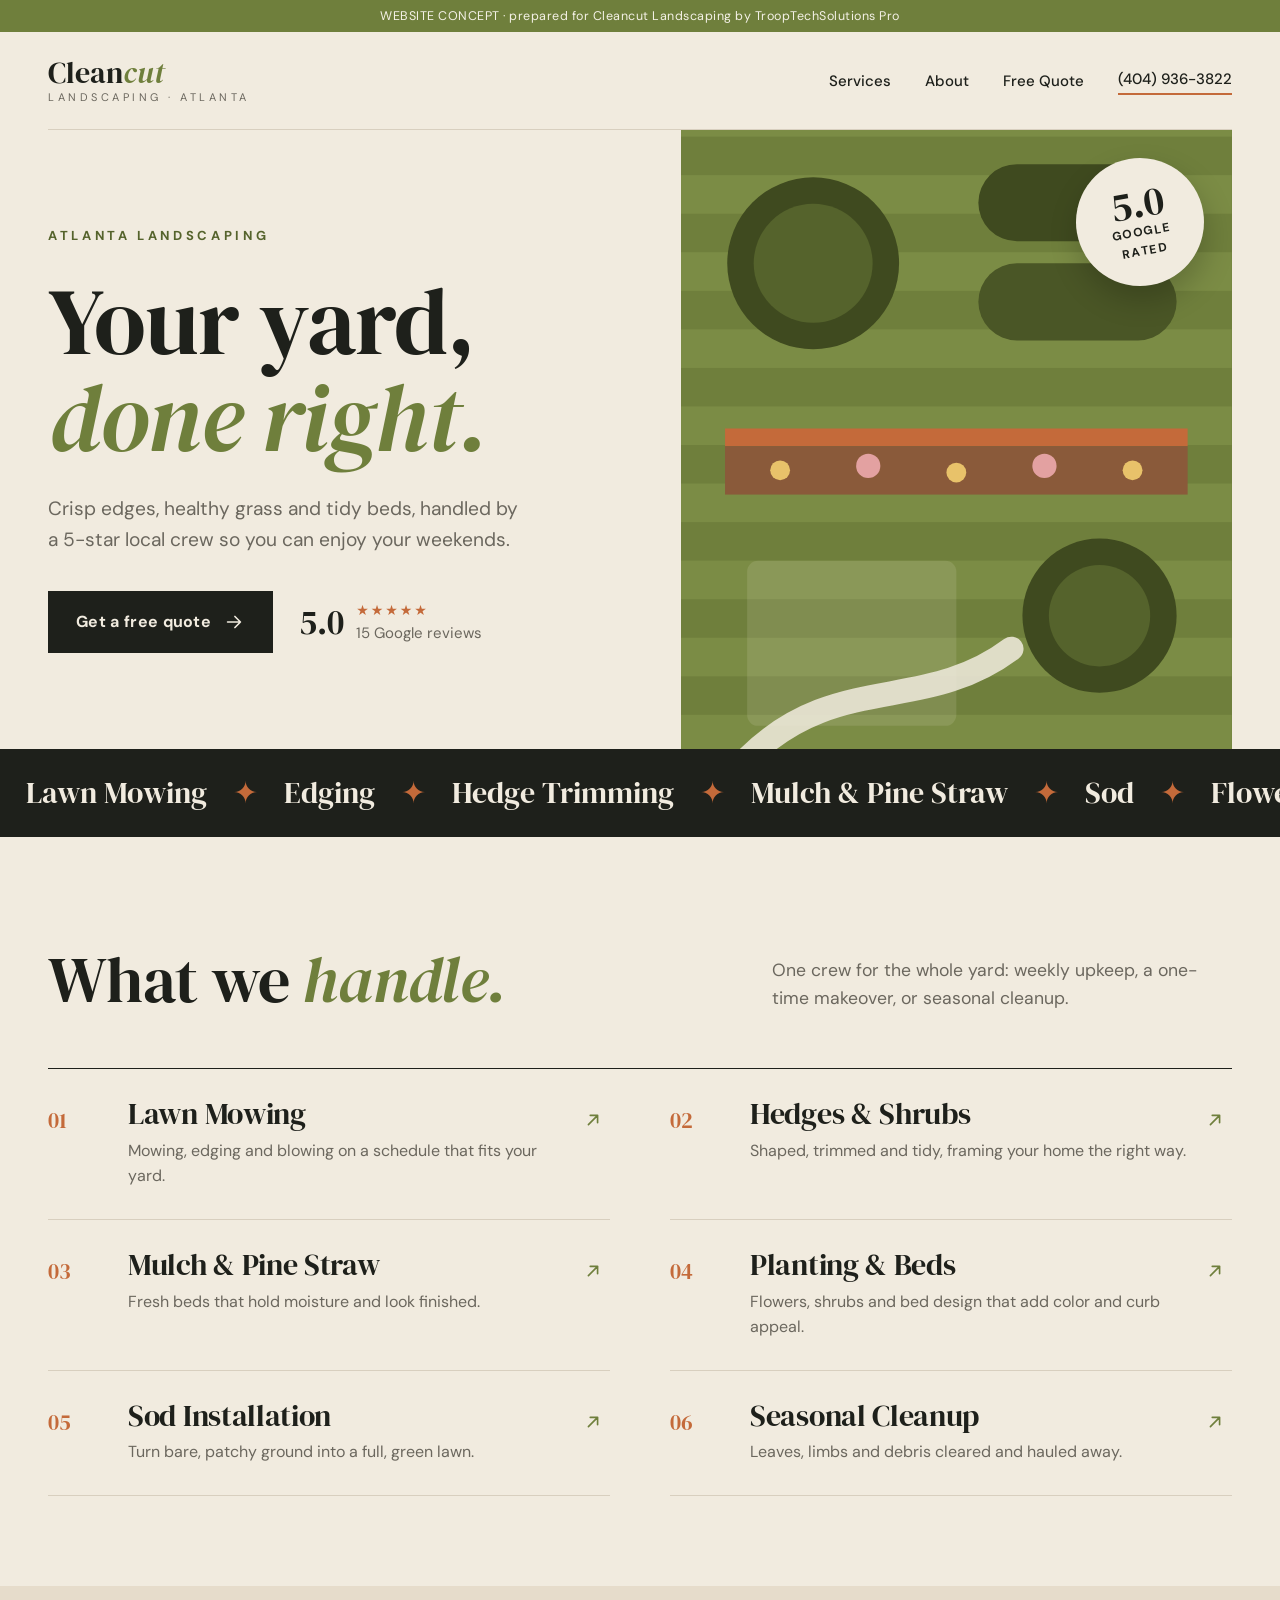
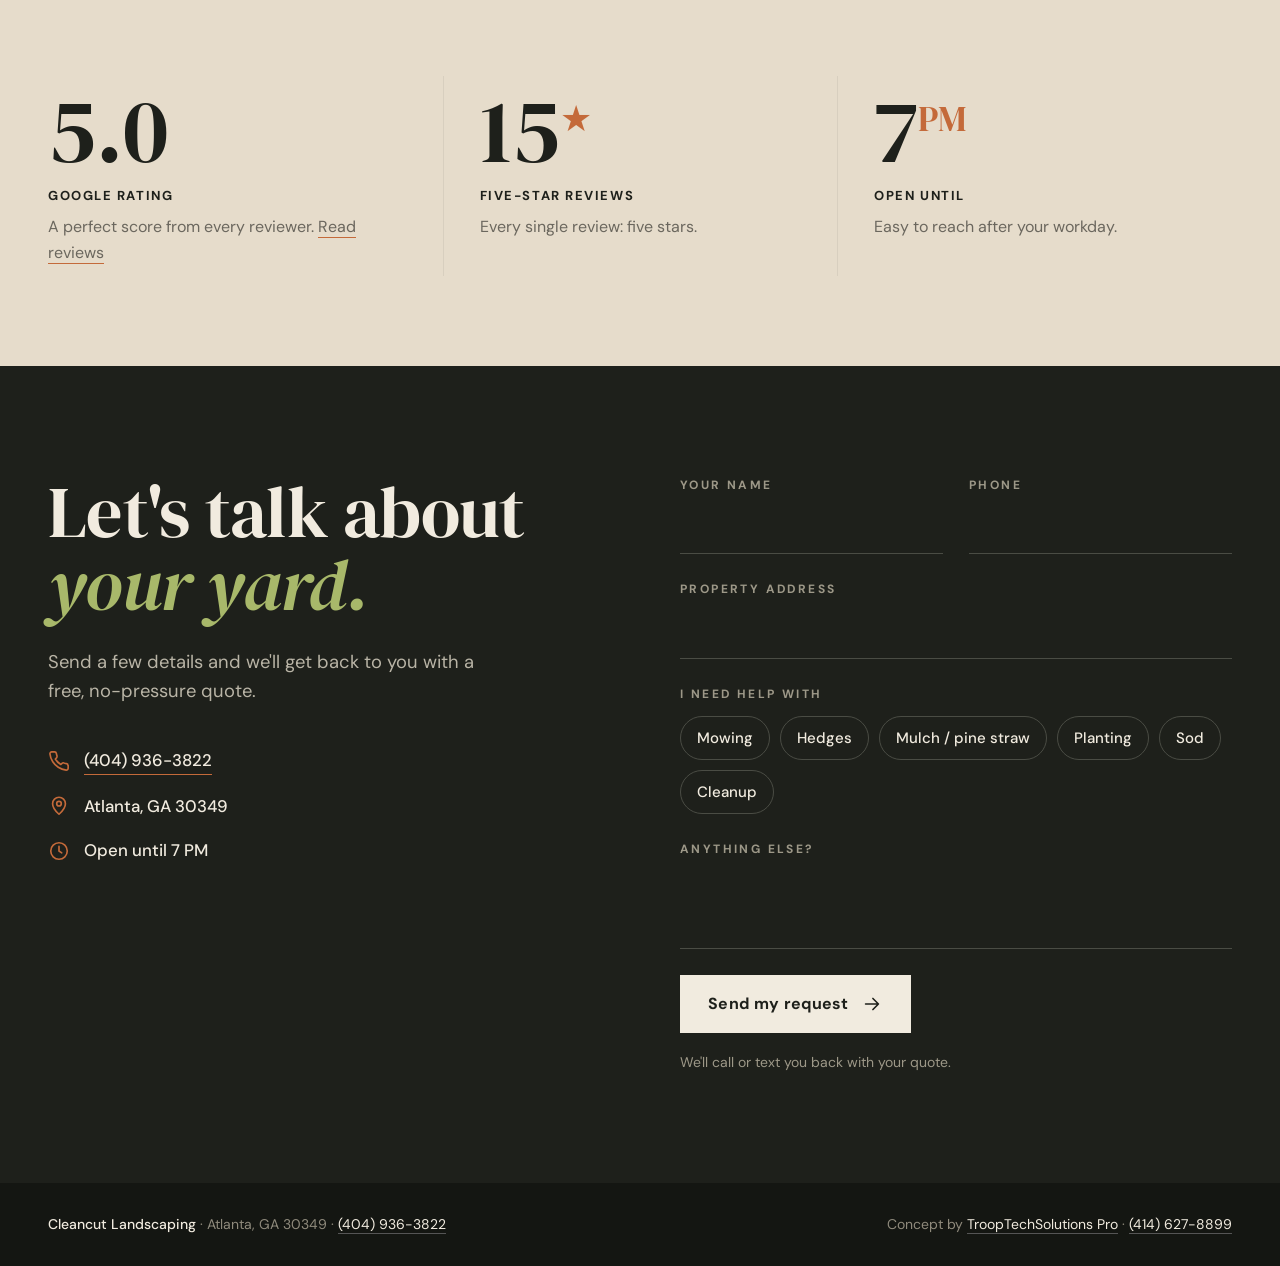
<file: demos/cleancut/index.html>
<!DOCTYPE html>
<html lang="en">
<head>
<meta charset="UTF-8">
<meta name="viewport" content="width=device-width, initial-scale=1.0">
<title>Cleancut Landscaping | Atlanta, GA</title>
<meta name="description" content="Cleancut Landscaping: 5-star rated landscaper in Atlanta, GA. Call (404) 936-3822 for a free quote.">
<meta name="theme-color" content="#1e201b">
<meta name="robots" content="noindex, nofollow">
<style>
@font-face { font-family: "DM Serif Display"; font-weight: 400; src: url([data-uri]) format("woff2"); }
@font-face { font-family: "DM Serif Display"; font-weight: 400; font-style: italic; src: url([data-uri]) format("woff2"); }
@font-face { font-family: "DM Sans"; font-weight: 400; src: url([data-uri]) format("woff2"); }
@font-face { font-family: "DM Sans"; font-weight: 500; src: url([data-uri]) format("woff2"); }
@font-face { font-family: "DM Sans"; font-weight: 700; src: url([data-uri]) format("woff2"); }
:root {
  --char: #1e201b; --char-2: #2a2d26; --sand: #f1ebdf; --sand-2: #e6dccb; --olive: #6f7f3c; --olive-d: #55632c; --clay: #c46a3a;
  --ink: #1e201b; --muted: #6b675e; --line: #d8cfbf;
  --serif: "DM Serif Display", Georgia, serif; --sans: "DM Sans", system-ui, sans-serif;
}
* { box-sizing: border-box; }
html { scroll-behavior: smooth; overflow-x: clip; }
body { margin: 0; font-family: var(--sans); color: var(--ink); background: var(--sand); line-height: 1.6; font-size: 17px; -webkit-font-smoothing: antialiased; }
a { color: inherit; text-decoration: none; }
h1, h2, h3 { font-family: var(--serif); font-weight: 400; line-height: 1.02; margin: 0; letter-spacing: -.01em; }
p { margin: 0 0 1em; }
svg { width: 22px; height: 22px; fill: none; stroke: currentColor; stroke-width: 1.8; stroke-linecap: round; stroke-linejoin: round; }
.wrap { max-width: 1240px; margin: 0 auto; padding: 0 28px; }

.concept { background: var(--olive); color: #f4f1e6; font-size: 12.5px; letter-spacing: .04em; text-align: center; padding: 6px 12px; }

/* Header */
.top { display: flex; align-items: center; justify-content: space-between; padding: 26px 0; }
.word { font-family: var(--serif); font-size: 30px; line-height: 1; }
.word i { font-style: italic; color: var(--olive); }
.word small { display: block; font-family: var(--sans); font-size: 11px; letter-spacing: .32em; text-transform: uppercase; color: var(--muted); margin-top: 4px; }
.menu { display: flex; gap: 34px; align-items: center; font-size: 15px; font-weight: 500; }
.menu a:hover { color: var(--olive); }
.menu .tel { border-bottom: 2px solid var(--clay); padding-bottom: 2px; }

/* Hero */
.hero { display: grid; grid-template-columns: 1.15fr 1fr; gap: 0; min-height: 620px; border-top: 1px solid var(--line); }
.hero-text { padding: 70px 56px 70px 0; display: flex; flex-direction: column; justify-content: center; }
.eyebrow { font-size: 13px; letter-spacing: .28em; text-transform: uppercase; color: var(--olive-d); font-weight: 700; margin-bottom: 26px; }
.hero h1 { font-size: clamp(3.2rem, 7.4vw, 6.4rem); }
.hero h1 i { color: var(--olive); }
.hero .lead { font-size: 1.2rem; color: var(--muted); max-width: 470px; margin: 28px 0 36px; }
.cta-row { display: flex; flex-wrap: wrap; gap: 26px; align-items: center; }
.btn { display: inline-flex; align-items: center; gap: 12px; background: var(--char); color: var(--sand); padding: 18px 28px; font-weight: 700; font-size: 16px; letter-spacing: .02em; border: 0; cursor: pointer; font-family: inherit; transition: background .2s, gap .2s; }
.btn:hover { background: var(--olive-d); gap: 18px; }
.rate { display: flex; align-items: center; gap: 12px; font-size: 15px; color: var(--muted); }
.rate b { font-family: var(--serif); font-weight: 400; font-size: 34px; color: var(--ink); line-height: 1; }
.rate .st { color: var(--clay); letter-spacing: 2px; display: block; font-size: 14px; }
.hero-art { position: relative; background: var(--olive); overflow: hidden; }
.hero-art svg { position: absolute; inset: 0; width: 100%; height: 100%; stroke: none; }
.badge { position: absolute; right: 28px; top: 28px; width: 128px; height: 128px; border-radius: 50%; background: var(--sand); color: var(--char); display: grid; place-items: center; text-align: center; font-size: 12px; letter-spacing: .14em; text-transform: uppercase; font-weight: 700; transform: rotate(-10deg); box-shadow: 0 14px 30px rgba(0,0,0,.2); }
.badge b { display: block; font-family: var(--serif); font-weight: 400; font-size: 40px; letter-spacing: 0; line-height: 1; text-transform: none; }

/* Ticker */
.ticker { position: relative; width: 100%; contain: paint; background: var(--char); color: var(--sand); overflow: hidden; white-space: nowrap; padding: 20px 0; }
.ticker-track { display: inline-block; animation: run 38s linear infinite; font-family: var(--serif); font-size: 30px; }
.ticker-track span { margin: 0 26px; }
.ticker-track em { color: var(--clay); font-style: normal; }
@keyframes run { from { transform: translateX(0); } to { transform: translateX(-50%); } }

/* Services list */
.services { padding: 110px 0 90px; }
.sec-head { display: grid; grid-template-columns: 1fr 1fr; gap: 40px; align-items: end; margin-bottom: 56px; }
.sec-head h2 { font-size: clamp(2.6rem, 5vw, 4.2rem); }
.sec-head h2 i { color: var(--olive); }
.sec-head p { color: var(--muted); font-size: 1.1rem; margin: 0; max-width: 460px; justify-self: end; }
.list { display: grid; grid-template-columns: 1fr 1fr; column-gap: 60px; border-top: 1px solid var(--char); }
.row { display: grid; grid-template-columns: 64px 1fr 28px; gap: 16px; align-items: start; padding: 30px 0; border-bottom: 1px solid var(--line); transition: padding .25s; }
.row:hover { padding-left: 10px; }
.row .no { font-family: var(--serif); font-size: 22px; color: var(--clay); padding-top: 4px; }
.row h3 { font-size: 30px; margin-bottom: 8px; }
.row p { margin: 0; color: var(--muted); font-size: 1rem; }
.row svg { margin-top: 10px; color: var(--olive); }

/* Numbers */
.numbers { background: var(--sand-2); padding: 90px 0; }
.num-grid { display: grid; grid-template-columns: repeat(3, 1fr); }
.num { padding: 10px 36px; border-left: 1px solid var(--line); }
.num:first-child { border-left: 0; padding-left: 0; }
.num b { font-family: var(--serif); font-weight: 400; font-size: clamp(3.6rem, 7vw, 5.6rem); line-height: 1; display: block; }
.num b sup { font-size: .4em; color: var(--clay); }
.num span { display: block; margin-top: 10px; font-weight: 700; letter-spacing: .12em; text-transform: uppercase; font-size: 13px; }
.num p { color: var(--muted); margin: 8px 0 0; font-size: 1rem; }
.num a { border-bottom: 1.5px solid var(--clay); }

/* Quote */
.quote { background: var(--char); color: var(--sand); padding: 110px 0; }
.q-grid { display: grid; grid-template-columns: 1fr 1fr; gap: 80px; }
.quote h2 { font-size: clamp(2.8rem, 5.6vw, 4.8rem); }
.quote h2 i { color: #a8b86a; }
.quote .lead { color: #b9b4a6; font-size: 1.15rem; margin: 26px 0 40px; max-width: 440px; }
.direct { display: grid; gap: 18px; font-size: 1.05rem; }
.direct a, .direct div { display: flex; gap: 14px; align-items: center; }
.direct svg { color: var(--clay); }
.direct b { font-weight: 500; }
.direct a b { border-bottom: 1.5px solid var(--clay); }
form { display: grid; gap: 26px; align-content: start; }
.fld { display: block; font-size: 12px; letter-spacing: .2em; text-transform: uppercase; color: #9d9888; font-weight: 700; }
.fld input, .fld textarea { display: block; width: 100%; margin-top: 8px; padding: 10px 0; background: transparent; border: 0; border-bottom: 1.5px solid #4a4c44; color: var(--sand); font: inherit; font-size: 19px; letter-spacing: 0; text-transform: none; font-weight: 400; resize: none; }
.fld input:focus, .fld textarea:focus { outline: none; border-bottom-color: #a8b86a; }
.two { display: grid; grid-template-columns: 1fr 1fr; gap: 26px; }
.chips { display: flex; flex-wrap: wrap; gap: 10px; margin-top: 12px; }
.chips label { cursor: pointer; }
.chips input { position: absolute; opacity: 0; pointer-events: none; }
.chips span { display: inline-block; padding: 9px 16px; border: 1.5px solid #4a4c44; border-radius: 999px; font-size: 15px; letter-spacing: 0; text-transform: none; color: var(--sand); font-weight: 500; transition: all .15s; }
.chips input:checked + span { background: #a8b86a; border-color: #a8b86a; color: var(--char); }
.submit { justify-self: start; background: var(--sand); color: var(--char); }
.submit:hover { background: #a8b86a; }
.note { color: #9d9888; font-size: 14px; margin: -8px 0 0; }

footer { background: #141612; color: #8f8a7c; padding: 30px 0; font-size: 14px; }
.foot { display: flex; flex-wrap: wrap; justify-content: space-between; gap: 10px 30px; }
.foot b { color: var(--sand); font-weight: 500; }
.foot a { color: var(--sand); border-bottom: 1px solid #555; }

.fab { display: none; }

@media (max-width: 980px) {
  .hero { grid-template-columns: 1fr; }
  .hero-text { padding: 54px 0; }
  .hero-art { min-height: 380px; margin: 0 -28px; }
  .sec-head, .q-grid { grid-template-columns: 1fr; gap: 28px; }
  .sec-head p { justify-self: start; }
  .list { grid-template-columns: 1fr; }
  .menu a:not(.tel) { display: none; }
}
@media (max-width: 620px) {
  .wrap { padding: 0 20px; }
  .hero-art { margin: 0 -20px; min-height: 320px; }
  .word { font-size: 25px; }
  .menu .tel { display: none; }
  .row { grid-template-columns: 44px 1fr; }
  .row svg { display: none; }
  .badge { width: 92px; height: 92px; left: 20px; right: auto; top: 20px; font-size: 10px; }
  .badge b { font-size: 30px; }
  .row h3 { font-size: 26px; }
  .num-grid { grid-template-columns: 1fr; gap: 34px; }
  .num { border-left: 0; padding: 0; border-top: 1px solid var(--line); padding-top: 26px; }
  .num:first-child { border-top: 0; padding-top: 0; }
  .two { grid-template-columns: 1fr; }
  .services, .quote { padding: 76px 0; }
  .btn { width: 100%; justify-content: center; }
  .fab { display: grid; place-items: center; position: fixed; right: 18px; bottom: 18px; z-index: 30; width: 64px; height: 64px; border-radius: 50%; background: var(--clay); color: #fff; box-shadow: 0 12px 28px rgba(0,0,0,.3); }
  .fab svg { width: 28px; height: 28px; }
}
@media (prefers-reduced-motion: reduce) { .ticker-track { animation: none; } }
</style>
</head>
<body>

<div class="concept">WEBSITE CONCEPT &middot; prepared for Cleancut Landscaping by TroopTechSolutions Pro</div>

<div class="wrap">
  <header class="top">
    <a href="#top" class="word">Clean<i>cut</i><small>Landscaping &middot; Atlanta</small></a>
    <nav class="menu">
      <a href="#services">Services</a>
      <a href="#about">About</a>
      <a href="#quote">Free Quote</a>
      <a href="tel:+14049363822" class="tel">(404) 936-3822</a>
    </nav>
  </header>

  <section class="hero" id="top">
    <div class="hero-text">
      <p class="eyebrow">Atlanta Landscaping</p>
      <h1>Your yard,<br><i>done right.</i></h1>
      <p class="lead">Crisp edges, healthy grass and tidy beds, handled by a 5-star local crew so you can enjoy your weekends.</p>
      <div class="cta-row">
        <a href="#quote" class="btn">Get a free quote <svg viewBox="0 0 24 24"><path d="M5 12h14M13 6l6 6-6 6"/></svg></a>
        <div class="rate"><b>5.0</b><span><span class="st">★★★★★</span>15 Google reviews</span></div>
      </div>
    </div>
    <div class="hero-art" aria-hidden="true">
      <svg viewBox="0 0 500 620" preserveAspectRatio="xMidYMid slice">
        <defs>
          <pattern id="mow" width="70" height="70" patternUnits="userSpaceOnUse" patternTransform="rotate(90)">
            <rect width="35" height="70" fill="#7b8c45"/><rect x="35" width="35" height="70" fill="#6f7f3c"/>
          </pattern>
        </defs>
        <rect width="500" height="620" fill="url(#mow)"/>
        <circle cx="120" cy="150" r="78" fill="#3f4a1f"/><circle cx="120" cy="150" r="54" fill="#55632c"/>
        <rect x="270" y="60" width="180" height="70" rx="35" fill="#3f4a1f"/>
        <rect x="270" y="150" width="180" height="70" rx="35" fill="#4a5626"/>
        <rect x="40" y="300" width="420" height="16" fill="#c46a3a"/>
        <rect x="40" y="316" width="420" height="44" fill="#8a5a3a"/>
        <circle cx="90" cy="338" r="9" fill="#e8c26a"/><circle cx="170" cy="334" r="11" fill="#e3a1a1"/><circle cx="250" cy="340" r="9" fill="#e8c26a"/><circle cx="330" cy="334" r="11" fill="#e3a1a1"/><circle cx="410" cy="338" r="9" fill="#e8c26a"/>
        <circle cx="380" cy="470" r="70" fill="#3f4a1f"/><circle cx="380" cy="470" r="46" fill="#55632c"/>
        <rect x="60" y="420" width="190" height="150" rx="10" fill="#f1ebdf" opacity=".12"/>
        <path d="M60 600 C 140 520, 220 560, 300 500" stroke="#f1ebdf" stroke-width="22" stroke-linecap="round" fill="none" opacity=".85"/>
      </svg>
      <div class="badge"><span><b>5.0</b>Google<br>rated</span></div>
    </div>
  </section>
</div>

<div class="ticker" aria-hidden="true">
  <div class="ticker-track">
    <span>Lawn Mowing</span><em>✦</em><span>Edging</span><em>✦</em><span>Hedge Trimming</span><em>✦</em><span>Mulch &amp; Pine Straw</span><em>✦</em><span>Sod</span><em>✦</em><span>Flower Beds</span><em>✦</em><span>Leaf Cleanup</span><em>✦</em>
    <span>Lawn Mowing</span><em>✦</em><span>Edging</span><em>✦</em><span>Hedge Trimming</span><em>✦</em><span>Mulch &amp; Pine Straw</span><em>✦</em><span>Sod</span><em>✦</em><span>Flower Beds</span><em>✦</em><span>Leaf Cleanup</span><em>✦</em>
  </div>
</div>

<section class="services" id="services">
  <div class="wrap">
    <div class="sec-head">
      <h2>What we <i>handle.</i></h2>
      <p>One crew for the whole yard: weekly upkeep, a one-time makeover, or seasonal cleanup.</p>
    </div>
    <div class="list">
      <a href="#quote" class="row"><span class="no">01</span><div><h3>Lawn Mowing</h3><p>Mowing, edging and blowing on a schedule that fits your yard.</p></div><svg viewBox="0 0 24 24"><path d="M7 17 17 7M9 7h8v8"/></svg></a>
      <a href="#quote" class="row"><span class="no">02</span><div><h3>Hedges &amp; Shrubs</h3><p>Shaped, trimmed and tidy, framing your home the right way.</p></div><svg viewBox="0 0 24 24"><path d="M7 17 17 7M9 7h8v8"/></svg></a>
      <a href="#quote" class="row"><span class="no">03</span><div><h3>Mulch &amp; Pine Straw</h3><p>Fresh beds that hold moisture and look finished.</p></div><svg viewBox="0 0 24 24"><path d="M7 17 17 7M9 7h8v8"/></svg></a>
      <a href="#quote" class="row"><span class="no">04</span><div><h3>Planting &amp; Beds</h3><p>Flowers, shrubs and bed design that add color and curb appeal.</p></div><svg viewBox="0 0 24 24"><path d="M7 17 17 7M9 7h8v8"/></svg></a>
      <a href="#quote" class="row"><span class="no">05</span><div><h3>Sod Installation</h3><p>Turn bare, patchy ground into a full, green lawn.</p></div><svg viewBox="0 0 24 24"><path d="M7 17 17 7M9 7h8v8"/></svg></a>
      <a href="#quote" class="row"><span class="no">06</span><div><h3>Seasonal Cleanup</h3><p>Leaves, limbs and debris cleared and hauled away.</p></div><svg viewBox="0 0 24 24"><path d="M7 17 17 7M9 7h8v8"/></svg></a>
    </div>
  </div>
</section>

<section class="numbers" id="about">
  <div class="wrap num-grid">
    <div class="num"><b>5.0</b><span>Google rating</span><p>A perfect score from every reviewer. <a href="https://www.google.com/maps/search/?api=1&query=Cleancut+Landscaping+Atlanta+GA+30349" target="_blank" rel="noopener">Read reviews</a></p></div>
    <div class="num"><b>15<sup>★</sup></b><span>Five-star reviews</span><p>Every single review: five stars.</p></div>
    <div class="num"><b>7<sup>PM</sup></b><span>Open until</span><p>Easy to reach after your workday.</p></div>
  </div>
</section>

<section class="quote" id="quote">
  <div class="wrap q-grid">
    <div>
      <h2>Let's talk about <i>your yard.</i></h2>
      <p class="lead">Send a few details and we'll get back to you with a free, no-pressure quote.</p>
      <div class="direct">
        <a href="tel:+14049363822"><svg viewBox="0 0 24 24"><path d="M22 16.9v3a2 2 0 0 1-2.2 2 19.8 19.8 0 0 1-8.6-3.1 19.5 19.5 0 0 1-6-6A19.8 19.8 0 0 1 2.1 4.2 2 2 0 0 1 4.1 2h3a2 2 0 0 1 2 1.7c.1.9.4 1.8.7 2.7a2 2 0 0 1-.5 2.1L8 9.8a16 16 0 0 0 6 6l1.3-1.3a2 2 0 0 1 2.1-.4c.9.3 1.8.6 2.7.7a2 2 0 0 1 1.7 2z"/></svg><b>(404) 936-3822</b></a>
        <div><svg viewBox="0 0 24 24"><path d="M12 21s-7-6.2-7-11.5a7 7 0 0 1 14 0C19 14.8 12 21 12 21z"/><circle cx="12" cy="9.5" r="2.5"/></svg><b>Atlanta, GA 30349</b></div>
        <div><svg viewBox="0 0 24 24"><circle cx="12" cy="12" r="9"/><path d="M12 7v5l3 2"/></svg><b>Open until 7 PM</b></div>
      </div>
    </div>
    <form onsubmit="return demoSubmit(event)">
      <div class="two">
        <label class="fld">Your name<input required autocomplete="name"></label>
        <label class="fld">Phone<input type="tel" required autocomplete="tel"></label>
      </div>
      <label class="fld">Property address<input autocomplete="street-address"></label>
      <div class="fld">I need help with
        <div class="chips">
          <label><input type="checkbox"><span>Mowing</span></label>
          <label><input type="checkbox"><span>Hedges</span></label>
          <label><input type="checkbox"><span>Mulch / pine straw</span></label>
          <label><input type="checkbox"><span>Planting</span></label>
          <label><input type="checkbox"><span>Sod</span></label>
          <label><input type="checkbox"><span>Cleanup</span></label>
        </div>
      </div>
      <label class="fld">Anything else?<textarea rows="2"></textarea></label>
      <button class="btn submit" type="submit">Send my request <svg viewBox="0 0 24 24"><path d="M5 12h14M13 6l6 6-6 6"/></svg></button>
      <p class="note" id="note">We'll call or text you back with your quote.</p>
    </form>
  </div>
</section>

<footer>
  <div class="wrap foot">
    <span><b>Cleancut Landscaping</b> &middot; Atlanta, GA 30349 &middot; <a href="tel:+14049363822">(404) 936-3822</a></span>
    <span>Concept by <a href="https://trooptechsolutions.pro" target="_blank" rel="noopener">TroopTechSolutions Pro</a> &middot; <a href="tel:+14146278899">(414) 627-8899</a></span>
  </div>
</footer>

<a class="fab" href="tel:+14049363822" aria-label="Call Cleancut Landscaping"><svg viewBox="0 0 24 24"><path d="M22 16.9v3a2 2 0 0 1-2.2 2 19.8 19.8 0 0 1-8.6-3.1 19.5 19.5 0 0 1-6-6A19.8 19.8 0 0 1 2.1 4.2 2 2 0 0 1 4.1 2h3a2 2 0 0 1 2 1.7c.1.9.4 1.8.7 2.7a2 2 0 0 1-.5 2.1L8 9.8a16 16 0 0 0 6 6l1.3-1.3a2 2 0 0 1 2.1-.4c.9.3 1.8.6 2.7.7a2 2 0 0 1 1.7 2z"/></svg></a>

<script>
function demoSubmit(e) {
  e.preventDefault();
  document.getElementById('note').textContent = 'This is a demo. On the live site, this request would go straight to your phone or email.';
  return false;
}
</script>
</body>
</html>
</file>
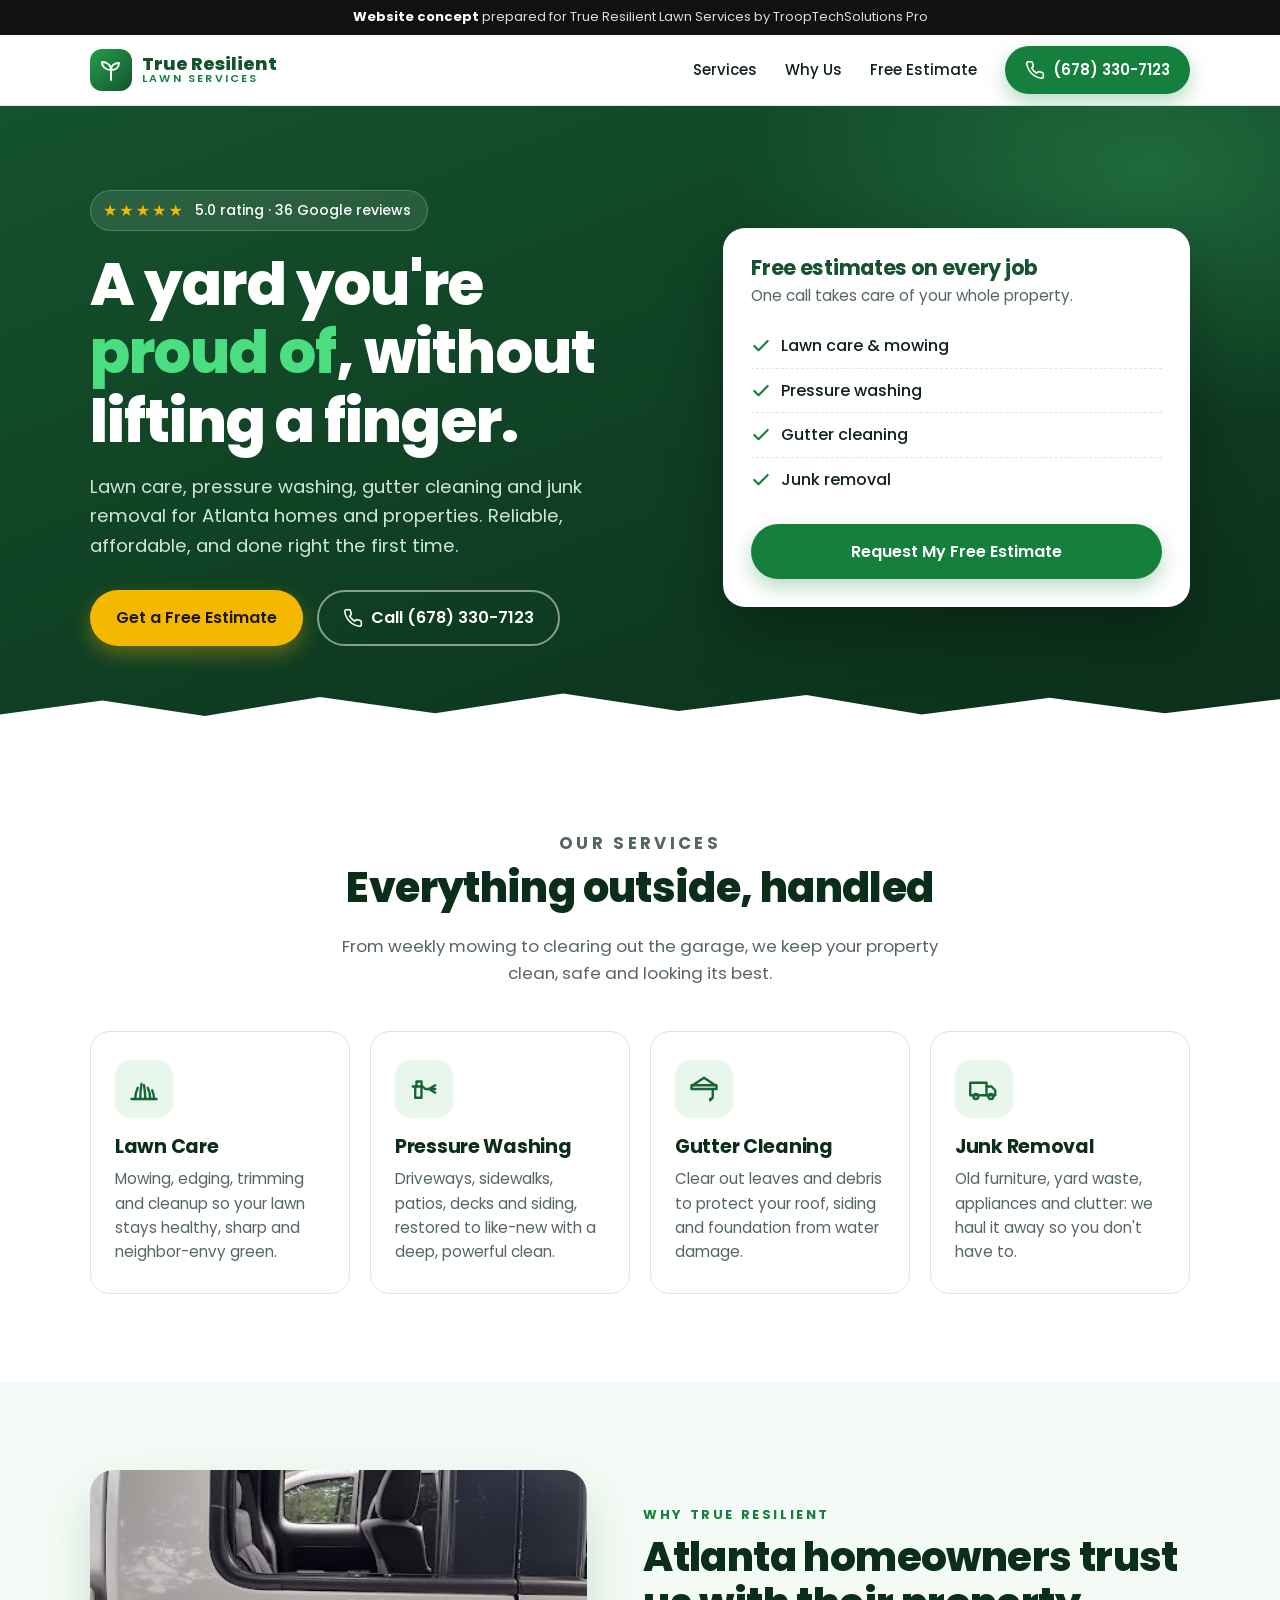
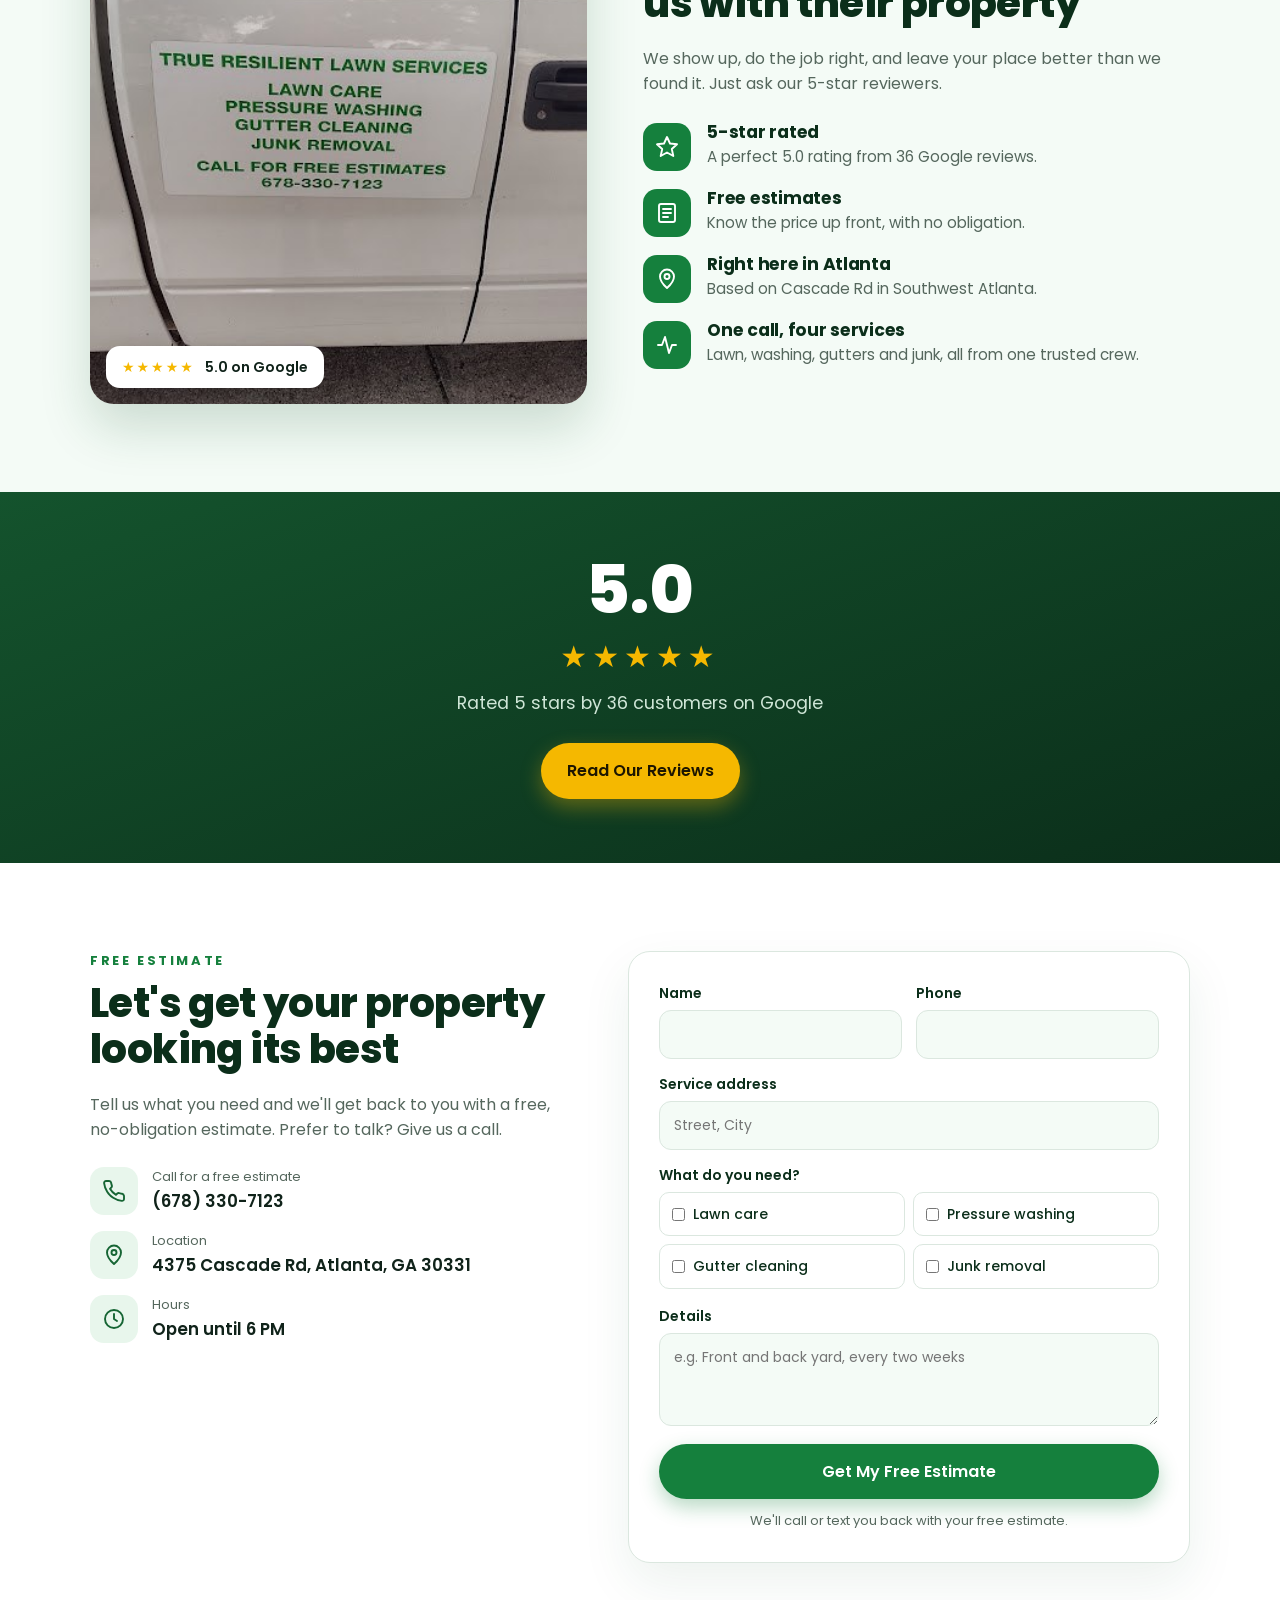
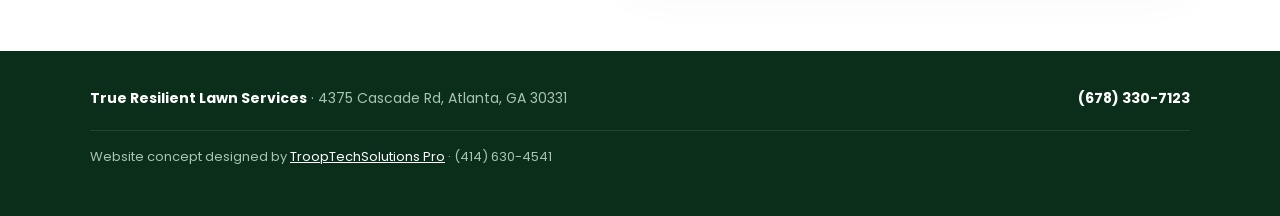
<file: demos/true-resilient/index.html>
<!DOCTYPE html>
<html lang="en">
<head>
<meta charset="UTF-8">
<meta name="viewport" content="width=device-width, initial-scale=1.0">
<title>True Resilient Lawn Services | Lawn Care in Atlanta, GA</title>
<meta name="description" content="Lawn care, pressure washing, gutter cleaning and junk removal in Atlanta, GA. 5-star rated. Call (678) 330-7123 for a free estimate.">
<meta name="theme-color" content="#14532d">
<meta name="robots" content="noindex, nofollow">
<style>
@font-face { font-family: Poppins; font-weight: 400; src: url([data-uri]) format("woff2"); }
@font-face { font-family: Poppins; font-weight: 500; src: url([data-uri]) format("woff2"); }
@font-face { font-family: Poppins; font-weight: 600; src: url([data-uri]) format("woff2"); }
@font-face { font-family: Poppins; font-weight: 700; src: url([data-uri]) format("woff2"); }
@font-face { font-family: Poppins; font-weight: 800; src: url([data-uri]) format("woff2"); }
:root {
  --g900: #0b2e1a; --g800: #14532d; --g700: #166534; --g600: #15803d; --g500: #22a04b; --g400: #4ade80; --g100: #e8f6ec; --g50: #f4fbf6;
  --sun: #f5b800; --ink: #10231a; --muted: #55675d; --line: #dbe7df;
}
* { box-sizing: border-box; }
html { scroll-behavior: smooth; scroll-padding-top: 76px; }
body { margin: 0; font-family: Poppins, system-ui, sans-serif; color: var(--ink); background: #fff; line-height: 1.6; -webkit-font-smoothing: antialiased; }
img { max-width: 100%; display: block; }
a { color: inherit; text-decoration: none; }
h1, h2, h3 { line-height: 1.15; margin: 0 0 .5em; letter-spacing: -.015em; }
p { margin: 0 0 1em; }
svg { width: 24px; height: 24px; fill: none; stroke: currentColor; stroke-width: 1.9; stroke-linecap: round; stroke-linejoin: round; }
.container { max-width: 1140px; margin: 0 auto; padding: 0 20px; }

/* Demo ribbon */
.demo { background: #111; color: #ddd; font-size: 13px; text-align: center; padding: 7px 12px; }
.demo b { color: #fff; }

/* Header */
header { position: sticky; top: 0; z-index: 20; background: rgba(255,255,255,.94); backdrop-filter: blur(10px); border-bottom: 1px solid var(--line); }
.nav { display: flex; align-items: center; justify-content: space-between; height: 70px; }
.brand { display: flex; align-items: center; gap: 10px; font-weight: 800; font-size: 18px; color: var(--g800); line-height: 1.05; }
.brand small { display: block; font-weight: 600; font-size: 11px; letter-spacing: .2em; color: var(--g600); }
.brand-ic { width: 42px; height: 42px; border-radius: 12px; background: linear-gradient(135deg, var(--g500), var(--g800)); color: #fff; display: grid; place-items: center; }
.links { display: flex; gap: 28px; align-items: center; font-weight: 500; font-size: 15px; }
.links a:not(.btn):hover { color: var(--g600); }
.btn { display: inline-flex; align-items: center; justify-content: center; gap: 8px; padding: 13px 24px; border-radius: 999px; font-weight: 600; font-size: 16px; border: 2px solid transparent; cursor: pointer; font-family: inherit; transition: transform .15s, box-shadow .2s; white-space: nowrap; }
.btn:hover { transform: translateY(-2px); }
.btn svg { width: 20px; height: 20px; }
.btn-sun { background: var(--sun); color: #1d1600; box-shadow: 0 8px 20px rgba(245,184,0,.35); }
.btn-green { background: var(--g600); color: #fff; box-shadow: 0 8px 20px rgba(21,128,61,.3); }
.btn-ghost { border-color: rgba(255,255,255,.5); color: #fff; }
.btn-ghost:hover { background: rgba(255,255,255,.1); }
.btn-sm { padding: 10px 18px; font-size: 15px; }

/* Hero */
.hero { position: relative; overflow: hidden; color: #fff; padding: 84px 0 96px;
  background:
    radial-gradient(700px 420px at 90% 10%, rgba(74,222,128,.25), transparent 60%),
    linear-gradient(160deg, var(--g800), var(--g900)); }
.hero::after { content: ""; position: absolute; left: 0; right: 0; bottom: -1px; height: 70px; background: #fff;
  clip-path: polygon(0 60%, 8% 40%, 16% 62%, 25% 35%, 34% 58%, 44% 30%, 53% 55%, 63% 32%, 72% 60%, 82% 36%, 91% 58%, 100% 38%, 100% 100%, 0 100%); }
.hero-grid { position: relative; z-index: 1; display: grid; grid-template-columns: 1.25fr 1fr; gap: 50px; align-items: center; }
.rating { display: inline-flex; align-items: center; gap: 10px; background: rgba(255,255,255,.1); border: 1px solid rgba(255,255,255,.2); padding: 7px 16px 7px 12px; border-radius: 999px; font-size: 14px; font-weight: 500; }
.stars { color: var(--sun); letter-spacing: 2px; font-size: 16px; }
.hero h1 { font-size: clamp(2.3rem, 5vw, 3.7rem); font-weight: 800; margin: 20px 0 16px; }
.hero h1 span { color: var(--g400); }
.hero .lead { font-size: 1.15rem; color: #cfe6d7; max-width: 560px; }
.actions { display: flex; flex-wrap: wrap; gap: 14px; margin-top: 30px; }
.hero-card { background: #fff; color: var(--ink); border-radius: 22px; padding: 28px; box-shadow: 0 30px 60px rgba(0,0,0,.3); }
.hero-card h3 { font-size: 1.3rem; color: var(--g800); margin-bottom: 4px; }
.hero-card > p { color: var(--muted); font-size: .95rem; }
.checks { list-style: none; padding: 0; margin: 16px 0 22px; }
.checks li { display: flex; gap: 10px; align-items: center; padding: 9px 0; border-bottom: 1px dashed var(--line); font-weight: 500; }
.checks li:last-child { border-bottom: 0; }
.checks svg { width: 20px; height: 20px; color: var(--g600); stroke-width: 2.6; flex: 0 0 20px; }
.hero-card .btn { width: 100%; }

/* Sections */
section { padding: 88px 0; }
.head { text-align: center; max-width: 640px; margin: 0 auto 44px; }
.eyebrow { font-weight: 700; font-size: 13px; letter-spacing: .2em; text-transform: uppercase; color: var(--g600); margin-bottom: 8px; }
.head h2 { font-size: clamp(1.8rem, 3.5vw, 2.6rem); font-weight: 800; color: var(--g900); }
.head p { color: var(--muted); font-size: 1.05rem; }

.services { display: grid; grid-template-columns: repeat(4, 1fr); gap: 20px; }
.svc { border: 1px solid var(--line); border-radius: 20px; padding: 28px 24px; background: #fff; transition: transform .2s, box-shadow .2s, border-color .2s; }
.svc:hover { transform: translateY(-5px); box-shadow: 0 18px 40px rgba(20,83,45,.12); border-color: #b9dcc4; }
.svc .ic { width: 58px; height: 58px; border-radius: 16px; display: grid; place-items: center; background: var(--g100); color: var(--g700); margin-bottom: 18px; }
.svc .ic svg { width: 30px; height: 30px; }
.svc h3 { font-size: 1.2rem; color: var(--g900); }
.svc p { color: var(--muted); font-size: .95rem; margin: 0; }

/* Why */
.why { background: var(--g50); }
.why-grid { display: grid; grid-template-columns: 1fr 1.1fr; gap: 56px; align-items: center; }
.photo { position: relative; border-radius: 24px; overflow: hidden; box-shadow: 0 24px 50px rgba(20,83,45,.18); aspect-ratio: 4 / 4.3; }
.photo img { width: 100%; height: 100%; object-fit: cover; object-position: center 62%; }
.photo .tag { position: absolute; left: 16px; bottom: 16px; background: #fff; border-radius: 14px; padding: 10px 16px; font-weight: 600; font-size: 14px; display: flex; gap: 10px; align-items: center; box-shadow: 0 10px 24px rgba(0,0,0,.15); }
.photo .tag .stars { font-size: 14px; }
.why h2 { font-size: clamp(1.8rem, 3.5vw, 2.5rem); font-weight: 800; color: var(--g900); }
.why-list { display: grid; gap: 18px; margin-top: 26px; }
.why-item { display: flex; gap: 16px; }
.why-item .ic { flex: 0 0 48px; height: 48px; border-radius: 14px; background: var(--g600); color: #fff; display: grid; place-items: center; }
.why-item h3 { font-size: 1.08rem; margin-bottom: 2px; color: var(--g900); }
.why-item p { margin: 0; color: var(--muted); font-size: .95rem; }

/* Reviews band */
.reviews { background: linear-gradient(160deg, var(--g800), var(--g900)); color: #fff; padding: 64px 0; text-align: center; }
.big-rating { font-size: 4.2rem; font-weight: 800; line-height: 1; }
.reviews .stars { font-size: 30px; letter-spacing: 5px; margin: 10px 0 8px; }
.reviews p { color: #cfe6d7; font-size: 1.1rem; margin-bottom: 26px; }

/* Estimate */
.estimate-grid { display: grid; grid-template-columns: 1fr 1.15fr; gap: 50px; align-items: start; }
.info { display: grid; gap: 16px; margin-top: 24px; }
.info-row { display: flex; gap: 14px; align-items: center; }
.info-row .ic { flex: 0 0 48px; height: 48px; border-radius: 14px; background: var(--g100); color: var(--g700); display: grid; place-items: center; }
.info-row small { display: block; color: var(--muted); font-size: 13px; }
.info-row b { font-weight: 600; font-size: 1.05rem; }
.info-row a b { color: var(--g700); }
form { background: #fff; border: 1px solid var(--line); border-radius: 22px; padding: 30px; box-shadow: 0 20px 50px rgba(20,83,45,.08); }
label { display: block; font-weight: 600; font-size: 14px; margin-bottom: 14px; color: var(--g900); }
input, select, textarea { display: block; width: 100%; margin-top: 6px; padding: 12px 14px; font: inherit; font-weight: 400; border: 1.5px solid var(--line); border-radius: 12px; background: var(--g50); color: var(--ink); }
input:focus, select:focus, textarea:focus { outline: none; border-color: var(--g500); background: #fff; box-shadow: 0 0 0 4px rgba(34,160,75,.15); }
.row2 { display: grid; grid-template-columns: 1fr 1fr; gap: 14px; }
.svc-checks { display: grid; grid-template-columns: 1fr 1fr; gap: 8px; margin: 6px 0 16px; }
.svc-checks label { display: flex; gap: 8px; align-items: center; margin: 0; font-weight: 500; font-size: 14px; border: 1.5px solid var(--line); border-radius: 10px; padding: 10px 12px; cursor: pointer; }
.svc-checks input { width: auto; margin: 0; accent-color: var(--g600); }
form .btn { width: 100%; margin-top: 4px; }
.note { font-size: 13px; color: var(--muted); text-align: center; margin: 12px 0 0; }

footer { background: var(--g900); color: #a9c4b2; padding: 36px 0; font-size: 14px; }
.foot { display: flex; flex-wrap: wrap; gap: 14px 30px; justify-content: space-between; align-items: center; }
.foot b { color: #fff; }
.credit { width: 100%; border-top: 1px solid rgba(255,255,255,.1); padding-top: 16px; margin-top: 6px; font-size: 13px; }
.credit a { color: #fff; text-decoration: underline; }

/* Mobile call bar */
.callbar { display: none; }

@media (max-width: 960px) {
  .services { grid-template-columns: repeat(2, 1fr); }
  .hero-grid, .why-grid, .estimate-grid { grid-template-columns: 1fr; }
  .links a:not(.btn) { display: none; }
}
@media (max-width: 600px) {
  section { padding: 64px 0; }
  .hero { padding: 48px 0 84px; }
  .services, .row2, .svc-checks { grid-template-columns: 1fr; }
  .actions .btn { flex: 1 1 100%; }
  .brand { font-size: 15px; }
  .links .btn span { display: none; }
  .photo { aspect-ratio: 4 / 3.6; }
  form { padding: 22px; }
  body { padding-bottom: 70px; }
  .callbar { display: flex; position: fixed; left: 0; right: 0; bottom: 0; z-index: 30; gap: 10px; padding: 10px 14px; background: #fff; border-top: 1px solid var(--line); box-shadow: 0 -6px 20px rgba(0,0,0,.08); }
  .callbar .btn { flex: 1; padding: 12px 10px; font-size: 15px; }
}
</style>
</head>
<body>

<div class="demo"><b>Website concept</b> prepared for True Resilient Lawn Services by TroopTechSolutions Pro</div>

<header>
  <div class="container nav">
    <a href="#top" class="brand">
      <span class="brand-ic"><svg viewBox="0 0 24 24"><path d="M12 22V12"/><path d="M12 12C12 7 8 4 3 4c0 5 4 8 9 8z"/><path d="M12 12c0-4 3-7 8-7 0 4-3 7-8 7z"/></svg></span>
      <span>True Resilient<small>LAWN SERVICES</small></span>
    </a>
    <nav class="links">
      <a href="#services">Services</a>
      <a href="#why">Why Us</a>
      <a href="#estimate">Free Estimate</a>
      <a href="tel:+16783307123" class="btn btn-green btn-sm"><svg viewBox="0 0 24 24"><path d="M22 16.9v3a2 2 0 0 1-2.2 2 19.8 19.8 0 0 1-8.6-3.1 19.5 19.5 0 0 1-6-6A19.8 19.8 0 0 1 2.1 4.2 2 2 0 0 1 4.1 2h3a2 2 0 0 1 2 1.7c.1.9.4 1.8.7 2.7a2 2 0 0 1-.5 2.1L8 9.8a16 16 0 0 0 6 6l1.3-1.3a2 2 0 0 1 2.1-.4c.9.3 1.8.6 2.7.7a2 2 0 0 1 1.7 2z"/></svg><span>(678) 330-7123</span></a>
    </nav>
  </div>
</header>

<main id="top">
  <section class="hero">
    <div class="container hero-grid">
      <div>
        <span class="rating"><span class="stars">★★★★★</span> 5.0 rating &middot; 36 Google reviews</span>
        <h1>A yard you're <span style="white-space:nowrap">proud of</span>, without lifting a finger.</h1>
        <p class="lead">Lawn care, pressure washing, gutter cleaning and junk removal for Atlanta homes and properties. Reliable, affordable, and done right the first time.</p>
        <div class="actions">
          <a href="#estimate" class="btn btn-sun">Get a Free Estimate</a>
          <a href="tel:+16783307123" class="btn btn-ghost"><svg viewBox="0 0 24 24"><path d="M22 16.9v3a2 2 0 0 1-2.2 2 19.8 19.8 0 0 1-8.6-3.1 19.5 19.5 0 0 1-6-6A19.8 19.8 0 0 1 2.1 4.2 2 2 0 0 1 4.1 2h3a2 2 0 0 1 2 1.7c.1.9.4 1.8.7 2.7a2 2 0 0 1-.5 2.1L8 9.8a16 16 0 0 0 6 6l1.3-1.3a2 2 0 0 1 2.1-.4c.9.3 1.8.6 2.7.7a2 2 0 0 1 1.7 2z"/></svg>Call (678) 330-7123</a>
        </div>
      </div>
      <div class="hero-card">
        <h3>Free estimates on every job</h3>
        <p>One call takes care of your whole property.</p>
        <ul class="checks">
          <li><svg viewBox="0 0 24 24"><path d="M20 6 9 17l-5-5"/></svg>Lawn care &amp; mowing</li>
          <li><svg viewBox="0 0 24 24"><path d="M20 6 9 17l-5-5"/></svg>Pressure washing</li>
          <li><svg viewBox="0 0 24 24"><path d="M20 6 9 17l-5-5"/></svg>Gutter cleaning</li>
          <li><svg viewBox="0 0 24 24"><path d="M20 6 9 17l-5-5"/></svg>Junk removal</li>
        </ul>
        <a href="#estimate" class="btn btn-green">Request My Free Estimate</a>
      </div>
    </div>
  </section>

  <section id="services">
    <div class="container">
      <div class="head">
        <p class="eyebrow">Our Services</p>
        <h2>Everything outside, handled</h2>
        <p>From weekly mowing to clearing out the garage, we keep your property clean, safe and looking its best.</p>
      </div>
      <div class="services">
        <article class="svc">
          <div class="ic"><svg viewBox="0 0 24 24"><path d="M2 20h20"/><path d="M5 20c0-4 1-7 2-9M9 20c0-5 .5-9 1-12M13 20c0-5-.5-8-1-11M17 20c0-4-1-7-2-9M20 20c0-3-.5-5-1.5-7"/></svg></div>
          <h3>Lawn Care</h3>
          <p>Mowing, edging, trimming and cleanup so your lawn stays healthy, sharp and neighbor-envy green.</p>
        </article>
        <article class="svc">
          <div class="ic"><svg viewBox="0 0 24 24"><path d="M3 10h8l2 2h3"/><path d="M6 10V6h4v4"/><path d="M16 12l5-3M16 12l5 0M16 12l5 3"/><path d="M5 10v9h5v-9"/></svg></div>
          <h3>Pressure Washing</h3>
          <p>Driveways, sidewalks, patios, decks and siding, restored to like-new with a deep, powerful clean.</p>
        </article>
        <article class="svc">
          <div class="ic"><svg viewBox="0 0 24 24"><path d="M3 9 12 3l9 6"/><path d="M2 9h20v3H2z"/><path d="M19 12v6a2 2 0 0 1-2 2"/><path d="M17 20v1"/></svg></div>
          <h3>Gutter Cleaning</h3>
          <p>Clear out leaves and debris to protect your roof, siding and foundation from water damage.</p>
        </article>
        <article class="svc">
          <div class="ic"><svg viewBox="0 0 24 24"><path d="M1 7h13v10H1z"/><path d="M14 10h4l3 3v4h-7"/><circle cx="5.5" cy="18" r="2"/><circle cx="17.5" cy="18" r="2"/></svg></div>
          <h3>Junk Removal</h3>
          <p>Old furniture, yard waste, appliances and clutter: we haul it away so you don't have to.</p>
        </article>
      </div>
    </div>
  </section>

  <section class="why" id="why">
    <div class="container why-grid">
      <div class="photo">
        <img src="[data-uri]" alt="True Resilient Lawn Services truck">
        <span class="tag"><span class="stars">★★★★★</span> 5.0 on Google</span>
      </div>
      <div>
        <p class="eyebrow">Why True Resilient</p>
        <h2>Atlanta homeowners trust us with their property</h2>
        <p style="color:var(--muted)">We show up, do the job right, and leave your place better than we found it. Just ask our 5-star reviewers.</p>
        <div class="why-list">
          <div class="why-item"><div class="ic"><svg viewBox="0 0 24 24"><path d="M12 2l3 6.5 7 .8-5.2 4.7 1.5 7L12 17.5 5.7 21l1.5-7L2 9.3l7-.8z"/></svg></div><div><h3>5-star rated</h3><p>A perfect 5.0 rating from 36 Google reviews.</p></div></div>
          <div class="why-item"><div class="ic"><svg viewBox="0 0 24 24"><rect x="4" y="3" width="16" height="18" rx="2"/><path d="M8 8h8M8 12h8M8 16h5"/></svg></div><div><h3>Free estimates</h3><p>Know the price up front, with no obligation.</p></div></div>
          <div class="why-item"><div class="ic"><svg viewBox="0 0 24 24"><path d="M12 21s-7-6.2-7-11.5a7 7 0 0 1 14 0C19 14.8 12 21 12 21z"/><circle cx="12" cy="9.5" r="2.5"/></svg></div><div><h3>Right here in Atlanta</h3><p>Based on Cascade Rd in Southwest Atlanta.</p></div></div>
          <div class="why-item"><div class="ic"><svg viewBox="0 0 24 24"><path d="M3 12h4l3-8 4 16 3-8h4"/></svg></div><div><h3>One call, four services</h3><p>Lawn, washing, gutters and junk, all from one trusted crew.</p></div></div>
        </div>
      </div>
    </div>
  </section>

  <div class="reviews">
    <div class="container">
      <div class="big-rating">5.0</div>
      <div class="stars">★★★★★</div>
      <p>Rated 5 stars by 36 customers on Google</p>
      <a href="https://www.google.com/maps/search/?api=1&query=True+Resilient+Lawn+Service+4375+Cascade+Rd+Atlanta+GA" target="_blank" rel="noopener" class="btn btn-sun">Read Our Reviews</a>
    </div>
  </div>

  <section id="estimate">
    <div class="container estimate-grid">
      <div>
        <p class="eyebrow">Free Estimate</p>
        <h2 style="font-size:clamp(1.8rem,3.5vw,2.5rem);font-weight:800;color:var(--g900)">Let's get your property looking its best</h2>
        <p style="color:var(--muted)">Tell us what you need and we'll get back to you with a free, no-obligation estimate. Prefer to talk? Give us a call.</p>
        <div class="info">
          <a class="info-row" href="tel:+16783307123"><span class="ic"><svg viewBox="0 0 24 24"><path d="M22 16.9v3a2 2 0 0 1-2.2 2 19.8 19.8 0 0 1-8.6-3.1 19.5 19.5 0 0 1-6-6A19.8 19.8 0 0 1 2.1 4.2 2 2 0 0 1 4.1 2h3a2 2 0 0 1 2 1.7c.1.9.4 1.8.7 2.7a2 2 0 0 1-.5 2.1L8 9.8a16 16 0 0 0 6 6l1.3-1.3a2 2 0 0 1 2.1-.4c.9.3 1.8.6 2.7.7a2 2 0 0 1 1.7 2z"/></svg></span><span><small>Call for a free estimate</small><b>(678) 330-7123</b></span></a>
          <a class="info-row" href="https://www.google.com/maps/dir/?api=1&destination=4375+Cascade+Rd+Atlanta+GA+30331" target="_blank" rel="noopener"><span class="ic"><svg viewBox="0 0 24 24"><path d="M12 21s-7-6.2-7-11.5a7 7 0 0 1 14 0C19 14.8 12 21 12 21z"/><circle cx="12" cy="9.5" r="2.5"/></svg></span><span><small>Location</small><b>4375 Cascade Rd, Atlanta, GA 30331</b></span></a>
          <div class="info-row"><span class="ic"><svg viewBox="0 0 24 24"><circle cx="12" cy="12" r="9"/><path d="M12 7v5l3 2"/></svg></span><span><small>Hours</small><b>Open until 6 PM</b></span></div>
        </div>
      </div>

      <form id="est" onsubmit="return demoSubmit(event)">
        <div class="row2">
          <label>Name<input required autocomplete="name"></label>
          <label>Phone<input type="tel" required autocomplete="tel"></label>
        </div>
        <label>Service address<input autocomplete="street-address" placeholder="Street, City"></label>
        <label style="margin-bottom:0">What do you need?</label>
        <div class="svc-checks">
          <label><input type="checkbox"> Lawn care</label>
          <label><input type="checkbox"> Pressure washing</label>
          <label><input type="checkbox"> Gutter cleaning</label>
          <label><input type="checkbox"> Junk removal</label>
        </div>
        <label>Details<textarea rows="3" placeholder="e.g. Front and back yard, every two weeks"></textarea></label>
        <button class="btn btn-green" type="submit">Get My Free Estimate</button>
        <p class="note" id="note">We'll call or text you back with your free estimate.</p>
      </form>
    </div>
  </section>
</main>

<footer>
  <div class="container foot">
    <span><b>True Resilient Lawn Services</b> &middot; 4375 Cascade Rd, Atlanta, GA 30331</span>
    <a href="tel:+16783307123"><b>(678) 330-7123</b></a>
    <p class="credit">Website concept designed by <a href="https://trooptechsolutions.pro" target="_blank" rel="noopener">TroopTechSolutions Pro</a> &middot; (414) 630-4541</p>
  </div>
</footer>

<div class="callbar">
  <a href="tel:+16783307123" class="btn btn-green">Call Now</a>
  <a href="#estimate" class="btn btn-sun">Free Estimate</a>
</div>

<script>
function demoSubmit(e) {
  e.preventDefault();
  document.getElementById('note').textContent = 'This is a demo. On the live site, this request would go straight to your phone or email.';
  return false;
}
</script>
</body>
</html>
</file>
<file: styles.css>
/* =========================================================
   TroopTechSolutions Pro — site styles
   Palette pulled from the logo: deep navy + electric blue
   ========================================================= */
:root {
  --navy-900: #050d1f;
  --navy-800: #0a1a3a;
  --navy-700: #0f2552;
  --blue-600: #0b4fb3;
  --blue-500: #1466e0;
  --blue-400: #2f8cff;
  --blue-300: #6fb3ff;
  --blue-100: #e6f0ff;
  --ink: #0b1630;
  --muted: #56627a;
  --line: #dbe3f0;
  --bg: #ffffff;
  --bg-tint: #f4f7fc;
  --radius: 16px;
  --shadow: 0 10px 30px rgba(10, 26, 58, 0.08);
  --shadow-lg: 0 24px 60px rgba(10, 26, 58, 0.16);
  --font-head: "Exo 2", "Segoe UI", system-ui, sans-serif;
  --font-body: "Inter", "Segoe UI", system-ui, -apple-system, sans-serif;
}

*, *::before, *::after { box-sizing: border-box; }
[hidden] { display: none !important; }
html { scroll-behavior: smooth; scroll-padding-top: 80px; }
body {
  margin: 0;
  font-family: var(--font-body);
  color: var(--ink);
  background: var(--bg);
  line-height: 1.6;
  -webkit-font-smoothing: antialiased;
}
img { max-width: 100%; height: auto; display: block; }
a { color: var(--blue-500); text-decoration: none; }
h1, h2, h3 { font-family: var(--font-head); line-height: 1.15; margin: 0 0 .5em; letter-spacing: -0.01em; }
p { margin: 0 0 1em; }

.container { width: 100%; max-width: 1180px; margin: 0 auto; padding: 0 20px; }
.container.narrow { max-width: 820px; }

svg { width: 24px; height: 24px; fill: none; stroke: currentColor; stroke-width: 1.8; stroke-linecap: round; stroke-linejoin: round; }

/* ---------- Buttons ---------- */
.btn {
  display: inline-flex; align-items: center; justify-content: center; gap: .5em;
  padding: .85em 1.5em; border-radius: 999px; border: 2px solid transparent;
  font-weight: 600; font-size: 1rem; cursor: pointer; font-family: inherit;
  transition: transform .15s ease, box-shadow .2s ease, background .2s ease, color .2s ease, border-color .2s ease;
  white-space: nowrap;
}
.btn:hover { transform: translateY(-2px); }
.btn:focus-visible { outline: 3px solid var(--blue-300); outline-offset: 2px; }
.btn-primary {
  background: linear-gradient(135deg, var(--blue-400), var(--blue-600));
  color: #fff; box-shadow: 0 8px 20px rgba(20, 102, 224, .35);
}
.btn-primary:hover { box-shadow: 0 12px 28px rgba(20, 102, 224, .45); }
.btn-ghost { background: #fff; color: var(--navy-800); border-color: var(--line); }
.btn-ghost:hover { border-color: var(--blue-400); color: var(--blue-500); }
.btn-outline { background: transparent; color: #fff; border-color: rgba(255,255,255,.35); }
.btn-outline:hover { border-color: var(--blue-300); background: rgba(47,140,255,.12); }
.btn-sm { padding: .55em 1.1em; font-size: .92rem; }
.btn-block { width: 100%; }

.eyebrow {
  font-family: var(--font-head); font-weight: 700; text-transform: uppercase;
  letter-spacing: .18em; font-size: .8rem; color: var(--blue-500); margin-bottom: .75em;
}
.gradient-text {
  background: linear-gradient(90deg, var(--blue-600), var(--blue-400));
  -webkit-background-clip: text; background-clip: text; color: transparent;
}

/* ---------- Header ---------- */
.site-header {
  position: sticky; top: 0; z-index: 50;
  background: rgba(255,255,255,.88);
  backdrop-filter: saturate(160%) blur(12px);
  -webkit-backdrop-filter: saturate(160%) blur(12px);
  border-bottom: 1px solid transparent;
  transition: border-color .2s, box-shadow .2s;
}
.site-header.scrolled { border-bottom-color: var(--line); box-shadow: 0 4px 20px rgba(10,26,58,.06); }
.header-inner { display: flex; align-items: center; justify-content: space-between; height: 72px; }
.brand { display: flex; align-items: center; gap: 10px; color: var(--navy-800); }
.brand-mark { width: 64px; height: auto; }
.brand-text { font-family: var(--font-head); font-weight: 700; font-size: 1.15rem; letter-spacing: -.01em; }
.brand-text .accent { color: var(--blue-600); }
.brand-pro {
  font-size: .68rem; letter-spacing: .3em; color: var(--blue-600);
  border: 1.5px solid var(--blue-400); border-radius: 4px; padding: 1px 4px 1px 7px; margin-left: 4px;
  vertical-align: middle;
}
.site-nav { display: flex; align-items: center; gap: 28px; }
.site-nav a:not(.btn) { color: var(--ink); font-weight: 500; font-size: .96rem; position: relative; }
.site-nav a:not(.btn)::after {
  content: ""; position: absolute; left: 0; right: 0; bottom: -4px; height: 2px;
  background: var(--blue-400); transform: scaleX(0); transition: transform .2s;
}
.site-nav a:not(.btn):hover::after { transform: scaleX(1); }

.nav-toggle { display: none; background: none; border: 0; padding: 8px; cursor: pointer; }
.nav-toggle span { display: block; width: 24px; height: 2px; background: var(--navy-800); margin: 5px 0; transition: transform .2s, opacity .2s; }
.nav-toggle[aria-expanded="true"] span:nth-child(1) { transform: translateY(7px) rotate(45deg); }
.nav-toggle[aria-expanded="true"] span:nth-child(2) { opacity: 0; }
.nav-toggle[aria-expanded="true"] span:nth-child(3) { transform: translateY(-7px) rotate(-45deg); }

/* ---------- Hero ---------- */
.hero {
  position: relative; overflow: hidden;
  background:
    radial-gradient(900px 500px at 85% 20%, rgba(47,140,255,.18), transparent 60%),
    radial-gradient(700px 400px at 0% 100%, rgba(11,79,179,.10), transparent 60%),
    linear-gradient(180deg, #fff, var(--bg-tint));
  padding: 72px 0 88px;
}
.pixels {
  position: absolute; inset: 0; pointer-events: none; opacity: .5;
  background-image:
    linear-gradient(var(--blue-100) 1px, transparent 1px),
    linear-gradient(90deg, var(--blue-100) 1px, transparent 1px);
  background-size: 40px 40px;
  mask-image: radial-gradient(ellipse at 70% 40%, #000 10%, transparent 70%);
  -webkit-mask-image: radial-gradient(ellipse at 70% 40%, #000 10%, transparent 70%);
}
.hero-inner { position: relative; display: grid; grid-template-columns: 1.1fr 1fr; gap: 56px; align-items: center; }
.hero h1 { font-size: clamp(2.2rem, 4.6vw, 3.6rem); font-weight: 800; color: var(--navy-800); }
.lead { font-size: 1.15rem; color: var(--muted); max-width: 560px; }
.hero-actions { display: flex; flex-wrap: wrap; gap: 14px; margin: 28px 0 26px; }
.hero-points { list-style: none; padding: 0; margin: 0; display: flex; flex-wrap: wrap; gap: 10px 22px; color: var(--navy-700); font-weight: 500; font-size: .95rem; }
.hero-points li { display: flex; align-items: center; gap: 8px; }
.hero-points svg { width: 18px; height: 18px; color: var(--blue-500); stroke-width: 2.6; }

.hero-visual { position: relative; }
.logo-card {
  position: relative; background: #fff; border-radius: 24px; padding: 36px 28px;
  box-shadow: var(--shadow-lg); border: 1px solid var(--line);
}
.logo-card::before {
  content: ""; position: absolute; inset: -2px; border-radius: 26px; z-index: -1;
  background: linear-gradient(135deg, var(--blue-400), transparent 40%, transparent 60%, var(--blue-600));
  filter: blur(18px); opacity: .55;
}

/* ---------- Strip ---------- */
.strip { background: var(--navy-800); color: #fff; }
.strip-inner { display: grid; grid-template-columns: repeat(5, 1fr); }
.strip-inner div { padding: 22px 16px; text-align: center; border-right: 1px solid rgba(255,255,255,.08); }
.strip-inner div:last-child { border-right: 0; }
.strip strong { display: block; font-family: var(--font-head); font-size: 1.05rem; letter-spacing: .02em; }
.strip span { font-size: .85rem; color: var(--blue-300); }

/* ---------- Sections ---------- */
.section { padding: 96px 0; }
.section-tint { background: var(--bg-tint); }
.section-dark {
  background:
    radial-gradient(800px 400px at 100% 0%, rgba(47,140,255,.20), transparent 60%),
    linear-gradient(180deg, var(--navy-800), var(--navy-900));
  color: #dfe8fb;
}
.section-dark h2, .section-dark h3 { color: #fff; }
.section-dark .eyebrow { color: var(--blue-300); }
.section-head { text-align: center; max-width: 680px; margin: 0 auto 48px; }
.section-head h2 { font-size: clamp(1.8rem, 3.4vw, 2.6rem); font-weight: 800; }
.section-head p:not(.eyebrow) { color: var(--muted); font-size: 1.08rem; }
.section-dark .section-head p:not(.eyebrow) { color: #aebcd9; }

/* ---------- Services ---------- */
.filters { display: flex; flex-wrap: wrap; justify-content: center; gap: 10px; margin-bottom: 36px; }
.chip {
  font-family: inherit; font-size: .92rem; font-weight: 600; cursor: pointer;
  padding: .55em 1.1em; border-radius: 999px; border: 1.5px solid var(--line);
  background: #fff; color: var(--navy-700); transition: all .2s;
}
.chip:hover { border-color: var(--blue-400); }
.chip.active { background: var(--navy-800); border-color: var(--navy-800); color: #fff; }

.services-grid { display: grid; grid-template-columns: repeat(auto-fill, minmax(290px, 1fr)); gap: 22px; }
.service-card {
  background: #fff; border: 1px solid var(--line); border-radius: var(--radius);
  padding: 28px; transition: transform .2s, box-shadow .2s, border-color .2s;
}
.service-card:hover { transform: translateY(-4px); box-shadow: var(--shadow); border-color: #c4d5f2; }
.service-card.hidden { display: none; }
.service-card h3 { font-size: 1.2rem; color: var(--navy-800); margin-top: 16px; }
.service-card ul { list-style: none; padding: 0; margin: 0; }
.service-card li { position: relative; padding-left: 18px; margin: 7px 0; color: var(--muted); font-size: .95rem; }
.service-card li::before {
  content: ""; position: absolute; left: 0; top: .6em; width: 7px; height: 7px;
  background: var(--blue-400); border-radius: 1.5px;
}
.icon {
  width: 52px; height: 52px; border-radius: 14px; display: grid; place-items: center;
  background: linear-gradient(135deg, var(--blue-100), #fff); color: var(--blue-600);
  border: 1px solid #cfe0fb;
}
.icon svg { width: 26px; height: 26px; }

/* ---------- Packages ---------- */
.packages-grid { display: grid; grid-template-columns: repeat(4, 1fr); gap: 20px; align-items: stretch; }
.package {
  position: relative; display: flex; flex-direction: column;
  background: rgba(255,255,255,.04); border: 1px solid rgba(255,255,255,.10);
  border-radius: 20px; padding: 32px 26px;
  transition: transform .2s, border-color .2s, background .2s;
}
.package:hover { transform: translateY(-4px); border-color: rgba(111,179,255,.45); }
.package h3 { font-size: 1.35rem; margin-bottom: .2em; display: flex; align-items: center; gap: 10px; }
.package h3::before { content: ""; width: 14px; height: 14px; border-radius: 4px; background: var(--tier); box-shadow: 0 0 12px var(--tier); }
.tier-bronze { --tier: #c9834a; }
.tier-silver { --tier: #c3ccd9; }
.tier-gold { --tier: #f2c14e; }
.tier-platinum { --tier: #8fd3ff; }
.price { font-family: var(--font-head); font-size: 2.8rem; font-weight: 800; color: #fff; margin: .2em 0 0; line-height: 1; }
.price .currency { font-size: 1.4rem; vertical-align: super; margin-right: 2px; color: var(--blue-300); }
.tagline { color: #aebcd9; font-size: .95rem; margin: .6em 0 1.2em; }
.package ul { list-style: none; padding: 0; margin: 0 0 28px; flex: 1; border-top: 1px solid rgba(255,255,255,.1); padding-top: 18px; }
.package li { display: flex; gap: 10px; margin: 10px 0; font-size: .95rem; color: #dfe8fb; }
.package li::before {
  content: ""; flex: 0 0 18px; height: 18px; margin-top: 3px; border-radius: 50%;
  background: rgba(47,140,255,.2) url("data:image/svg+xml,%3Csvg xmlns='http://www.w3.org/2000/svg' viewBox='0 0 24 24' fill='none' stroke='%236fb3ff' stroke-width='3.5' stroke-linecap='round' stroke-linejoin='round'%3E%3Cpath d='M20 6 9 17l-5-5'/%3E%3C/svg%3E") center / 11px no-repeat;
}
.package strong { color: #fff; }
.package.featured {
  background: linear-gradient(180deg, rgba(47,140,255,.18), rgba(47,140,255,.05));
  border-color: var(--blue-400);
  box-shadow: 0 20px 50px rgba(20,102,224,.3);
}
.badge {
  position: absolute; top: -13px; left: 50%; transform: translateX(-50%);
  background: linear-gradient(135deg, var(--blue-400), var(--blue-600)); color: #fff;
  font-size: .75rem; font-weight: 700; letter-spacing: .08em; text-transform: uppercase;
  padding: 5px 14px; border-radius: 999px; white-space: nowrap;
}
.badge-alt { background: #fff; color: var(--navy-800); }

/* ---------- Pricing ---------- */
.pricing-grid { display: grid; grid-template-columns: repeat(4, 1fr); gap: 20px; }
.price-tile {
  border: 1px solid var(--line); border-radius: var(--radius); padding: 28px 24px; background: #fff;
  position: relative; overflow: hidden;
}
.price-tile::after {
  content: ""; position: absolute; left: 0; top: 0; bottom: 0; width: 4px;
  background: linear-gradient(180deg, var(--blue-400), var(--blue-600));
}
.price-tile .label { font-weight: 600; color: var(--muted); font-size: .9rem; text-transform: uppercase; letter-spacing: .08em; margin-bottom: .4em; }
.price-tile .value { font-family: var(--font-head); font-size: 2.2rem; font-weight: 800; color: var(--navy-800); margin-bottom: .3em; line-height: 1.1; }
.price-tile .value small { font-size: 1rem; color: var(--muted); font-weight: 600; }
.price-tile p:last-child { color: var(--muted); font-size: .95rem; margin: 0; }

.referral {
  margin-top: 32px; display: flex; align-items: center; gap: 24px;
  background: linear-gradient(135deg, var(--blue-100), #fff);
  border: 1px solid #cfe0fb; border-radius: 20px; padding: 28px 32px;
}
.referral h3 { color: var(--navy-800); font-size: 1.3rem; margin-bottom: .25em; }
.referral p { color: var(--muted); margin: 0; }
.referral > div:nth-child(2) { flex: 1; }
.referral-icon { flex: 0 0 60px; height: 60px; border-radius: 50%; background: var(--navy-800); color: #fff; display: grid; place-items: center; }

/* ---------- Who ---------- */
.who-grid { display: grid; grid-template-columns: repeat(4, 1fr); gap: 20px; }
.who-card { background: #fff; border-radius: var(--radius); padding: 28px; box-shadow: var(--shadow); }
.who-card h3 { margin-top: 16px; font-size: 1.2rem; color: var(--navy-800); }
.who-card p { color: var(--muted); margin: 0; font-size: .96rem; }

/* ---------- Steps ---------- */
.steps { list-style: none; padding: 0; margin: 0; display: grid; grid-template-columns: repeat(4, 1fr); gap: 20px; counter-reset: none; position: relative; }
.steps li { text-align: center; padding: 0 10px; position: relative; }
.steps li:not(:last-child)::after {
  content: ""; position: absolute; top: 28px; left: calc(50% + 40px); right: calc(-50% + 40px);
  border-top: 2px dashed #c4d5f2;
}
.step-num {
  display: inline-grid; place-items: center; width: 56px; height: 56px; border-radius: 16px;
  background: linear-gradient(135deg, var(--blue-400), var(--blue-600)); color: #fff;
  font-family: var(--font-head); font-weight: 800; font-size: 1.4rem; margin-bottom: 16px;
  box-shadow: 0 10px 22px rgba(20,102,224,.3);
}
.steps h3 { font-size: 1.15rem; color: var(--navy-800); }
.steps p { color: var(--muted); font-size: .95rem; }

/* ---------- FAQ ---------- */
.faq details { background: #fff; border: 1px solid var(--line); border-radius: 14px; margin-bottom: 12px; overflow: hidden; }
.faq summary {
  cursor: pointer; list-style: none; padding: 20px 56px 20px 24px; font-weight: 600; color: var(--navy-800);
  position: relative;
}
.faq summary::-webkit-details-marker { display: none; }
.faq summary::after {
  content: "+"; position: absolute; right: 22px; top: 50%; transform: translateY(-50%);
  font-size: 1.5rem; font-weight: 400; color: var(--blue-500); transition: transform .2s;
}
.faq details[open] summary::after { transform: translateY(-50%) rotate(45deg); }
.faq details p { padding: 0 24px 20px; margin: 0; color: var(--muted); }

/* ---------- Contact ---------- */
.contact-inner { display: grid; grid-template-columns: 1fr 1.15fr; gap: 56px; align-items: start; }
.contact-copy h2 { font-size: clamp(1.8rem, 3.4vw, 2.6rem); font-weight: 800; }
.contact-copy > p { color: #aebcd9; font-size: 1.08rem; }
.contact-list { list-style: none; padding: 0; margin: 28px 0 0; }
.contact-list li { display: flex; align-items: center; gap: 14px; margin-bottom: 16px; }
.contact-list .ci { width: 44px; height: 44px; border-radius: 12px; display: grid; place-items: center; background: rgba(47,140,255,.15); color: var(--blue-300); flex: 0 0 44px; }
.contact-list a { color: #fff; font-weight: 600; }
.contact-list small { display: block; color: #8fa0c4; font-size: .82rem; }

.contact-form {
  background: #fff; color: var(--ink); border-radius: 20px; padding: 32px;
  box-shadow: 0 30px 70px rgba(0,0,0,.35);
}
.contact-form label { display: block; font-weight: 600; font-size: .9rem; color: var(--navy-800); margin-bottom: 16px; }
.contact-form input, .contact-form select, .contact-form textarea {
  display: block; width: 100%; margin-top: 6px; padding: .75em .9em;
  font: inherit; font-weight: 400; color: var(--ink);
  border: 1.5px solid var(--line); border-radius: 10px; background: var(--bg-tint);
  transition: border-color .2s, box-shadow .2s, background .2s;
}
.contact-form input:focus, .contact-form select:focus, .contact-form textarea:focus {
  outline: none; border-color: var(--blue-400); background: #fff; box-shadow: 0 0 0 4px rgba(47,140,255,.15);
}
.contact-form .invalid { border-color: #d64545; }
.contact-form textarea { resize: vertical; }
.field-row { display: grid; grid-template-columns: 1fr 1fr; gap: 16px; }
.form-status { margin: 14px 0 0; font-size: .92rem; min-height: 1.4em; color: var(--muted); }
.form-status.ok { color: #1a7f4b; }
.form-status.err { color: #c03030; }

/* ---------- Footer ---------- */
.site-footer { background: var(--navy-900); color: #8fa0c4; padding: 40px 0; }
.footer-inner { display: grid; grid-template-columns: 1fr auto; gap: 20px 40px; align-items: center; }
.footer-brand { display: flex; align-items: center; gap: 14px; }
.footer-brand img { width: 64px; background: #fff; border-radius: 10px; padding: 6px; }
.footer-name { color: #fff; font-family: var(--font-head); font-weight: 700; margin: 0; font-size: 1.1rem; }
.footer-tag { margin: 0; font-size: .9rem; }
.footer-nav { display: flex; flex-wrap: wrap; gap: 22px; }
.footer-nav a { color: #c6d3ef; font-size: .95rem; }
.footer-nav a:hover { color: #fff; }
.copyright { grid-column: 1 / -1; margin: 10px 0 0; padding-top: 20px; border-top: 1px solid rgba(255,255,255,.08); font-size: .85rem; }

/* ---------- Reveal animation ---------- */
.reveal { opacity: 0; transform: translateY(18px); transition: opacity .6s ease, transform .6s ease; }
.reveal.visible { opacity: 1; transform: none; }
@media (prefers-reduced-motion: reduce) {
  html { scroll-behavior: auto; }
  .reveal { opacity: 1; transform: none; transition: none; }
  .btn, .service-card, .package { transition: none; }
}

/* ---------- Responsive ---------- */
@media (max-width: 1060px) {
  .packages-grid, .pricing-grid, .who-grid { grid-template-columns: repeat(2, 1fr); }
  .packages-grid { row-gap: 32px; }
}
@media (max-width: 900px) {
  .nav-toggle { display: block; }
  .site-nav {
    position: absolute; top: 72px; left: 0; right: 0; flex-direction: column; align-items: stretch; gap: 0;
    background: #fff; border-bottom: 1px solid var(--line); box-shadow: 0 20px 30px rgba(10,26,58,.1);
    padding: 8px 20px 20px; display: none;
  }
  .site-nav.open { display: flex; }
  .site-nav a:not(.btn) { padding: 14px 0; border-bottom: 1px solid var(--line); }
  .site-nav a:not(.btn)::after { display: none; }
  .site-nav .btn { margin-top: 16px; }
  .hero { padding: 48px 0 64px; }
  .hero-inner { grid-template-columns: 1fr; gap: 40px; }
  .hero-visual { max-width: 520px; margin: 0 auto; width: 100%; }
  .strip-inner { grid-template-columns: repeat(3, 1fr); }
  .strip-inner div:nth-child(3) { border-right: 0; }
  .strip-inner div:nth-child(n+4) { border-top: 1px solid rgba(255,255,255,.08); }
  .steps { grid-template-columns: repeat(2, 1fr); row-gap: 36px; }
  .steps li::after { display: none; }
  .contact-inner { grid-template-columns: 1fr; gap: 36px; }
  .section { padding: 72px 0; }
}
@media (max-width: 600px) {
  .container { padding: 0 16px; }
  .brand-text { font-size: 1rem; }
  .brand-mark { width: 52px; }
  .packages-grid, .pricing-grid, .who-grid, .steps { grid-template-columns: 1fr; }
  .services-grid { grid-template-columns: 1fr; }
  .strip-inner { grid-template-columns: repeat(2, 1fr); }
  .strip-inner div { border-right: 0; border-top: 1px solid rgba(255,255,255,.08); }
  .strip-inner div:nth-child(-n+2) { border-top: 0; }
  .strip-inner div:last-child { grid-column: 1 / -1; }
  .referral { flex-direction: column; text-align: center; padding: 28px 22px; }
  .field-row { grid-template-columns: 1fr; gap: 0; }
  .contact-form { padding: 24px 20px; }
  .footer-inner { grid-template-columns: 1fr; }
  .hero-actions .btn { flex: 1 1 100%; }
}
@media (max-width: 380px) {
  .brand-pro { display: none; }
}

/* Services grid call-to-action card */
.service-card.cta-card {
  display: flex; flex-direction: column; justify-content: center; align-items: flex-start;
  background: linear-gradient(160deg, var(--navy-800), var(--navy-700)); border-color: transparent; color: #aebcd9;
}
.service-card.cta-card h3 { color: #fff; margin-top: 0; font-size: 1.35rem; }
.service-card.cta-card p { margin-bottom: 1.4em; }

/* Hero phone link */
.hero-call { display: inline-flex; align-items: center; gap: 8px; margin: -8px 0 22px; font-weight: 600; color: var(--navy-700); }
.hero-call span { color: var(--blue-600); text-decoration: underline; text-underline-offset: 3px; }
.hero-call svg { width: 18px; height: 18px; color: var(--blue-500); }
.footer-tag a { color: #c6d3ef; }
.footer-tag a:hover { color: #fff; }
</file>
